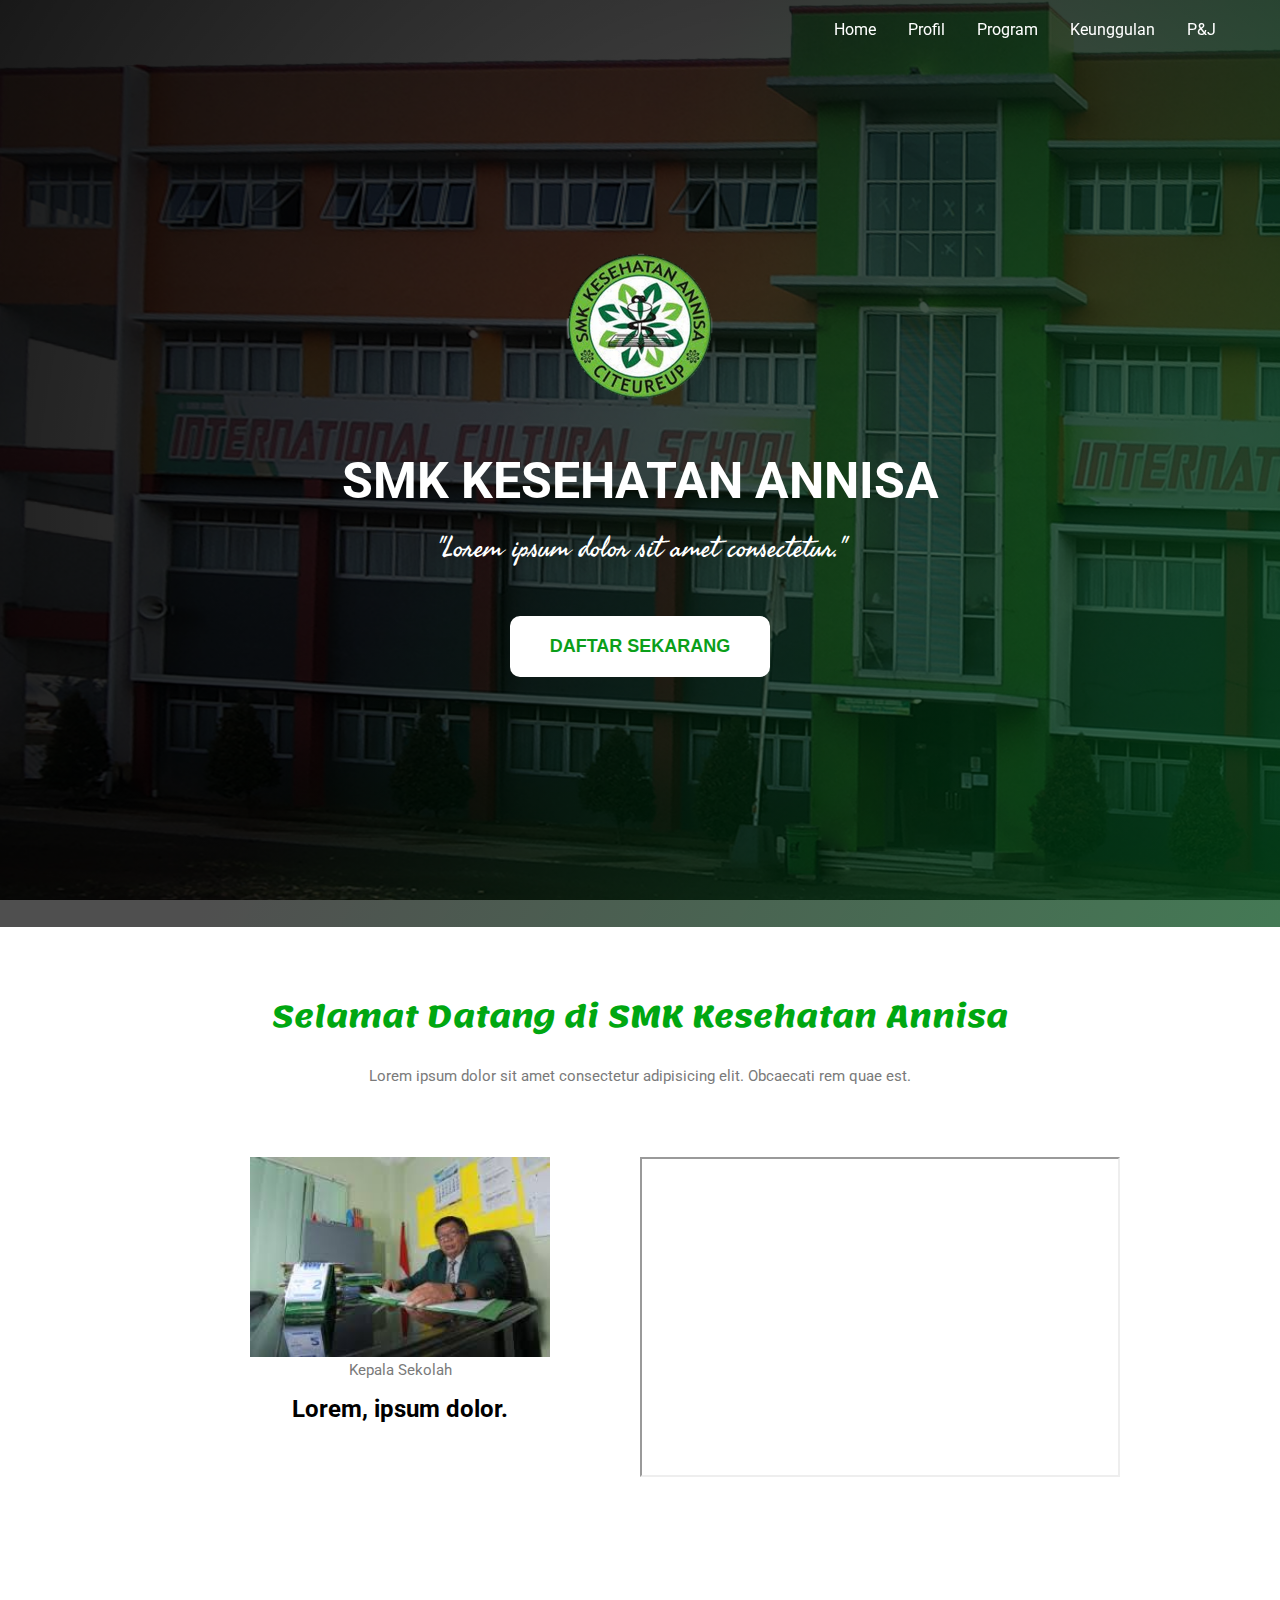
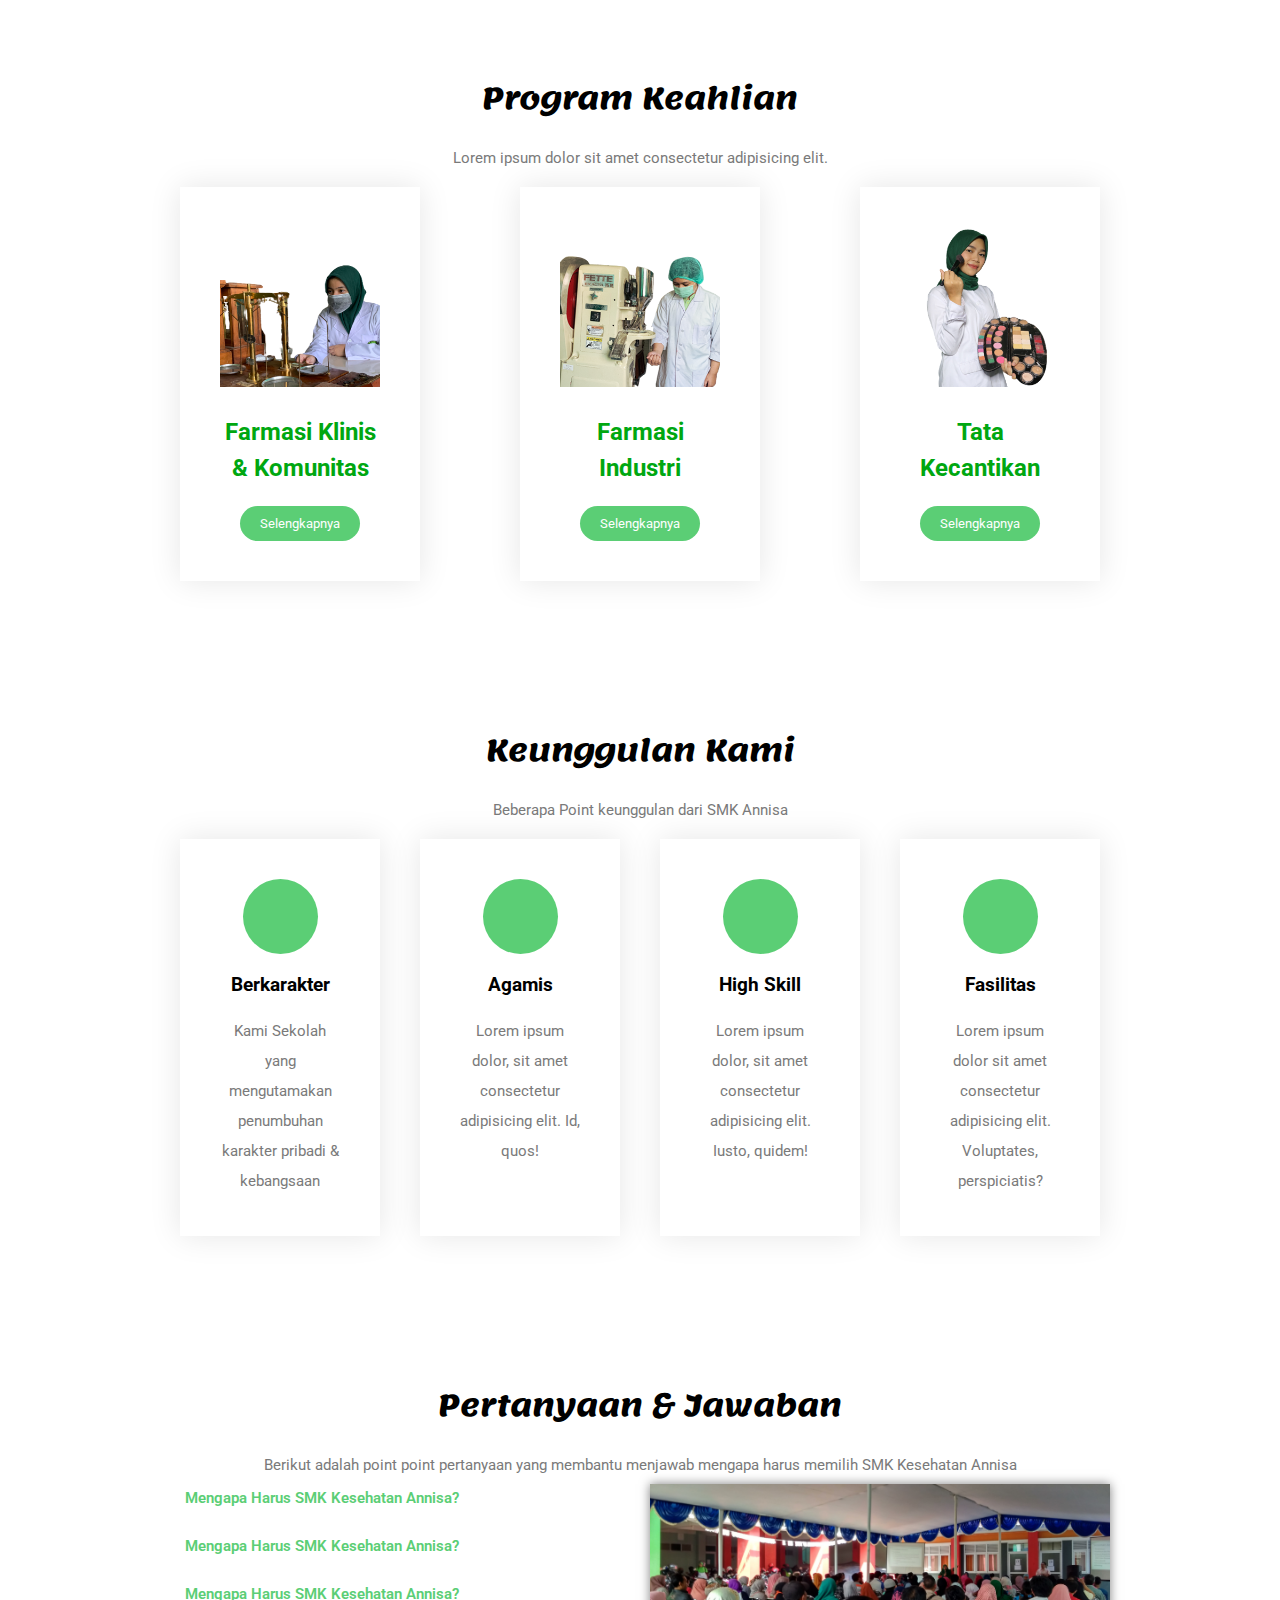
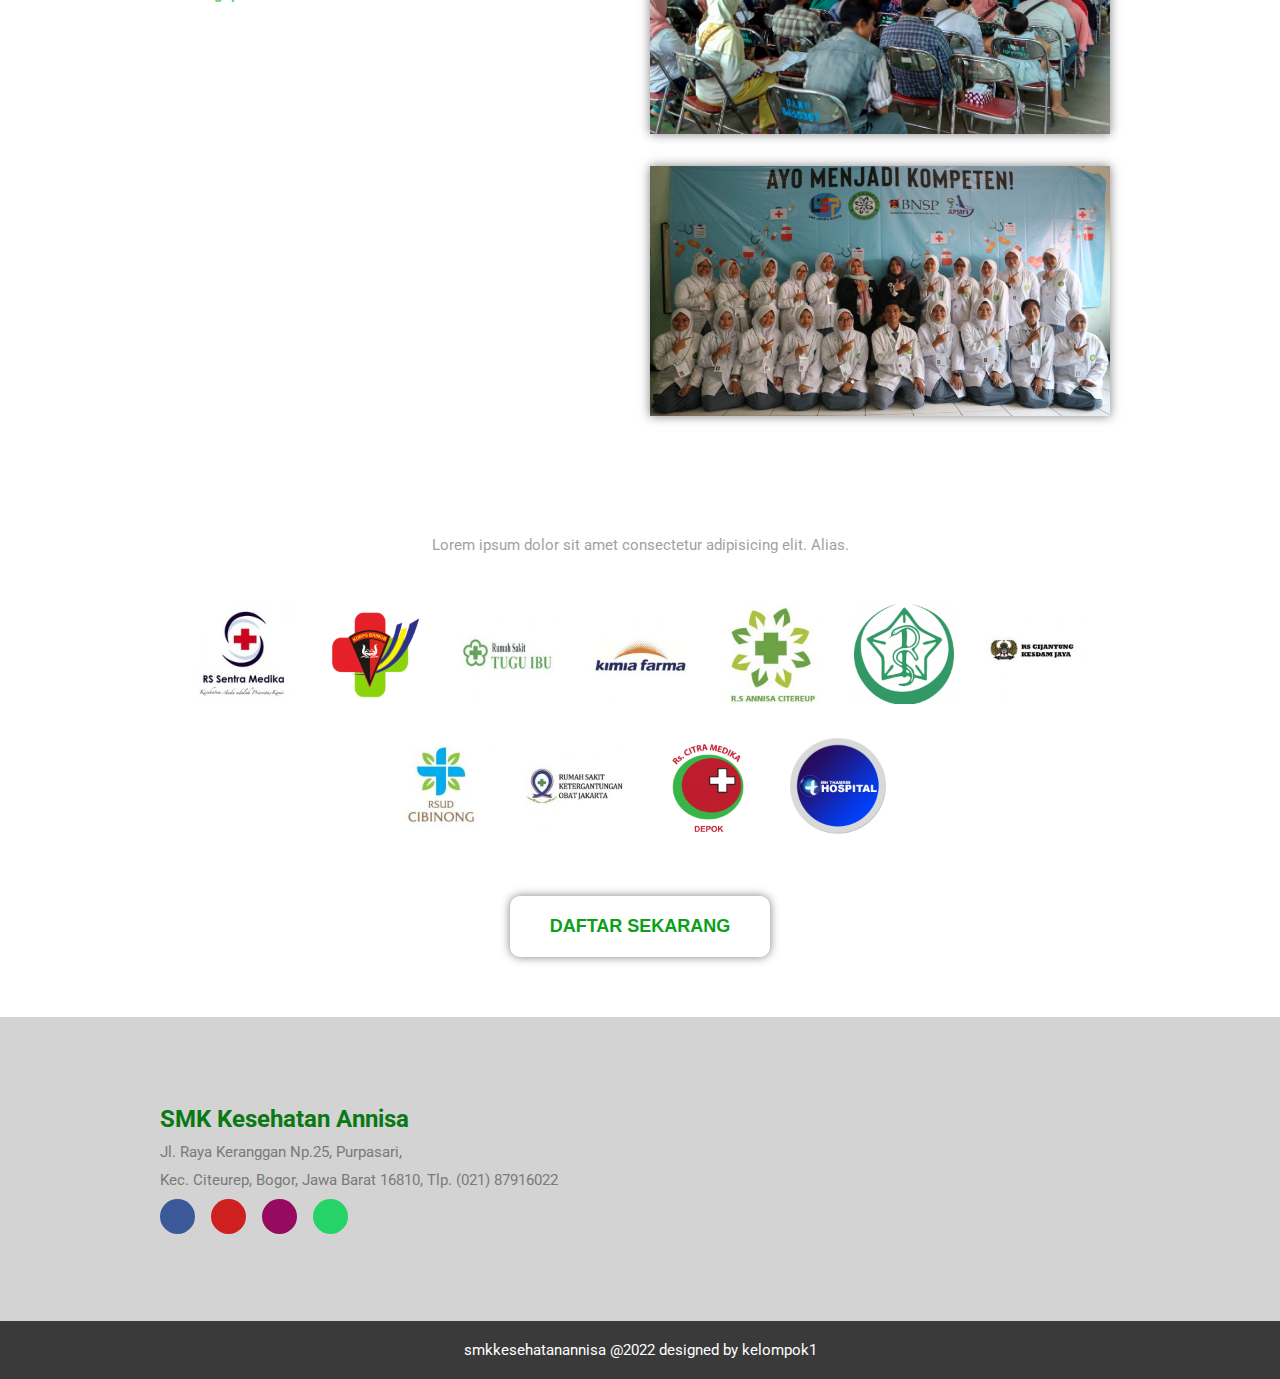
<file: school/home.html>
<!DOCTYPE html>
<html lang="en">
<head>
    <meta charset="UTF-8">
    <meta http-equiv="X-UA-Compatible" content="IE=edge">
    <meta name="viewport" content="width=device-width, initial-scale=1.0">
    <title>Document</title>
    <link rel="stylesheet" href="style.css">
    <link rel="stylesheet" href="https://cdnjs.cloudflare.com/ajax/libs/font-awesome/6.1.1/css/all.min.css" integrity="sha512-KfkfwYDsLkIlwQp6LFnl8zNdLGxu9YAA1QvwINks4PhcElQSvqcyVLLD9aMhXd13uQjoXtEKNosOWaZqXgel0g==" crossorigin="anonymous" referrerpolicy="no-referrer" />
</head>
<body>
    <nav class="nav">
        <ul>
            <li><a href="home.html">Home</a></li>
            <li><a href="#profil">Profil</a></li>
            <li><a href="#major">Program</a></li>
            <li><a href="#keunggulan">Keunggulan</a></li>
            <li><a href="#aq">P&J</a></li>
        </ul>
    </nav>

    <!-- home -->
    <section id="home" class="home">
        <div class="pelapis">
            <div class="kotak">
                <img src="asset/logo-ikon.png" alt="">
                <h1>SMK KESEHATAN ANNISA</h1>
                <p>"Lorem ipsum dolor sit amet consectetur."</p>
                <button><i class="fa-regular fa-id-badge"></i> DAFTAR SEKARANG</button>
            </div>
        </div>
    </section>

    <!-- profil -->
    <section id="profil" class="profil">
        <h1>Selamat Datang di SMK Kesehatan Annisa</h1>
        <p>Lorem ipsum dolor sit amet consectetur adipisicing elit. Obcaecati rem quae est.</p>
        <div class="kontenprofil">
            <div class="kepsek">
                <img src="asset/kepsek.jpg" alt="" width="300px">
                <p>Kepala Sekolah</p>
                <h2>Lorem, ipsum dolor.</h2>
            </div>
            <iframe width="50%" height="320px"
            src="https://www.youtube.com/embed/XrmkRbIV8Vs">
        </iframe>
        </div>
    </section>

    <!-- Major -->
    <section id="major" class="major">
        <h1>Program Keahlian</h1>
        <p>Lorem ipsum dolor sit amet consectetur adipisicing elit.</p>
        <div class="kotaks">
            <div class="kotak">
                <img src="asset/farmasi-klinis.png" alt="">
                <i class="fa-solid fa-tablets fa-4x fa-fade "></i>
                <h2>Farmasi Klinis & Komunitas</h2>
                <button>Selengkapnya</button>
            </div>

            <div class="kotak">
                <img src="asset/farmasi-industri-dpn.png" alt="">
                <i class="fa-solid fa-capsules fa-4x fa-fade "></i>
                <h2>Farmasi Industri</h2>
                <button>Selengkapnya</button>
            </div>

            <div class="kotak">
                <img src="asset/kecantikan.png" alt="">
                <i class="fa-solid fa-palette fa-4x fa-fade "></i>
                <h2>Tata Kecantikan</h2>
                <button>Selengkapnya</button>
            </div>
        </div>
    </section>

    <!-- Keunggulan -->
    <section id="keunggulan" class="keunggulan">
        <h1>Keunggulan Kami</h1>
        <p>Beberapa Point keunggulan dari SMK Annisa</p>
    
        <div class="kotaks">
            <!-- tak1 -->
            <div class="kotak">
                <div class="yey">
                    <i class="fa-solid fa-stopwatch"></i>
                </div>
                <h3>Berkarakter</h3>
                <p>Kami Sekolah yang mengutamakan penumbuhan karakter pribadi & kebangsaan</p>
            </div>
            <!-- tak2 -->
            <div class="kotak">
                <div class="yey">
                    <i class="fa-solid fa-book-open"></i>
                </div>
                <h3>Agamis</h3>
                <p>Lorem ipsum dolor, sit amet consectetur adipisicing elit. Id, quos!</p>
            </div>
            <!-- tak3 -->
            <div class="kotak">
                <div class="yey">
                    <i class="fa-solid fa-temperature-high"></i>
                </div>
                <h3>High Skill</h3>
                <p>Lorem ipsum dolor, sit amet consectetur adipisicing elit. Iusto, quidem!</p>
            </div>
            <!-- tak4 -->
            <div class="kotak">
                <div class="yey">
                    <i class="fa-solid fa-building"></i>
                </div>
                <h3>Fasilitas</h3>
                <p>Lorem ipsum dolor sit amet consectetur adipisicing elit. Voluptates, perspiciatis?</p>
            </div>
        </div>
    </section>

    <!-- AQ -->
    <section id="aq" class="aq">
        <div class="head">
            <h1>Pertanyaan & Jawaban</h1>
            <p>Berikut adalah point point pertanyaan yang membantu menjawab mengapa harus memilih SMK Kesehatan Annisa</p>
        </div>
        <div class="question">
            <ul>
                <li onclick="show1()" class="dropbtn">
                    <i class="fa-solid fa-caret-right"></i> Mengapa Harus SMK Kesehatan Annisa?
                    <div class="dropdown-content" id="myDropdown1">
                        <p>Lorem ipsum dolor sit amet consectetur adipisicing elit. Harum, distinctio! Fugiat corporis labore, quis recusandae placeat consequuntur provident tenetur hic, unde molestias iste asperiores impedit!</p>
                    </div>
                </li>
                <li onclick="show2()" class="dropbtn">
                    <i class="fa-solid fa-caret-right"></i> Mengapa Harus SMK Kesehatan Annisa?
                    <div class="dropdown-content" id="myDropdown2">
                        <p>Lorem ipsum dolor sit amet consectetur adipisicing elit. Harum, distinctio! Fugiat corporis labore, quis recusandae placeat consequuntur provident tenetur hic, unde molestias iste asperiores impedit!</p>
                    </div>
                </li>
                <li onclick="show3()" class="dropbtn">
                    <i class="fa-solid fa-caret-right"></i> Mengapa Harus SMK Kesehatan Annisa?
                    <div class="dropdown-content" id="myDropdown3">
                        <p>Lorem ipsum dolor sit amet consectetur adipisicing elit. Harum, distinctio! Fugiat corporis labore, quis recusandae placeat consequuntur provident tenetur hic, unde molestias iste asperiores impedit!</p>
                    </div>
                </li>
            </ul>
            <div class="gambar">
                <img src="asset/rapat-ortu.jpg" id="1">
                <img src="asset/ujikom.jpg" id="2">
            </div>
        </div>
    </section>

    <!--partner-->
    <section class="partner">
        <p>Lorem ipsum dolor sit amet consectetur adipisicing elit. Alias.</p>
        <div class="img-flex">
              <img src="asset/rs-sentra-medika-150x150.jpg" alt="">
              <img src="asset/RS-brimob-150x150.png" alt="">
              <img src="asset/rs-tugu-ibu-150x150.jpg" alt="">
              <img src="asset/kimia-farma-150x150.jpg" alt="">
              <img src="asset/rs-annisa-citereup-150x150.jpg" alt="">
              <img src="asset/RS-islambogor-150x150.png" alt="">
              <img src="asset/rs-kesdam-cijantung-ok-150x150.jpg" alt="">
              <img src="asset/rsud-cibinong-150x150.jpg" alt="">
              <img src="asset/rs-ketergantungan-obat-150x150.jpg" alt="">
              <img src="asset/rs-citramedika-150x150.png" alt="">
              <img src="asset/rs-mh-thamrin-150x150.png" alt="">
        </div>
        <div class="button">
            <button><i class="fa-regular fa-id-badge"></i> DAFTAR SEKARANG</button>
        </div>
    </section>

<!--lokasi-->
    <div class="lokasi">
        <div class="container">
            <div class="left">
                <h2>SMK Kesehatan Annisa</h2>
                <p>Jl. Raya Keranggan Np.25, Purpasari,</p>
                <p>Kec. Citeurep, Bogor, Jawa Barat 16810, Tlp. (021) 87916022</p>
                <div class="sosmed">
                    <div class="icon" id="fb">
                        <i class="fa-brands fa-facebook fa-xl"></i>
                    </div>
                    <div class="icon" id="yt">
                        <i class="fa-brands fa-youtube fa-xl"></i>
                    </div>
                    <div class="icon" id="ig">
                        <i class="fa-brands fa-instagram fa-xl"></i>
                    </div>
                    <div class="icon" id="wa">
                        <i class="fa-brands fa-whatsapp fa-xl"></i>
                    </div>
                </div>
            </div>

            <div class="right">
                <iframe src="https://www.google.com/maps/embed?pb=!1m18!1m12!1m3!1d3965.0741023772575!2d106.86781161436214!3d-6.384437564224024!2m3!1f0!2f0!3f0!3m2!1i1024!2i768!4f13.1!3m3!1m2!1s0x2e69ebaff005f277%3A0x9fcd41028665eea8!2sSMK%20Taruna%20Bhakti%20Depok!5e0!3m2!1sid!2sid!4v1649319274052!5m2!1sid!2sid" width="100%" height="280" style="border:0;" allowfullscreen="" loading="lazy" referrerpolicy="no-referrer-when-downgrade"></iframe>
            </div>
        </div>
    </div>
    <!--footer-->
    <div class="footer">
        <p>smkkesehatanannisa @2022 designed by kelompok1</p>
    </div>

<div class="naik">
    <a href="#home">
        <i class="fa-solid fa-arrow-up"></i>
    </a>
</div>

<script src="js.js"></script>
</body>
</html>
</file>
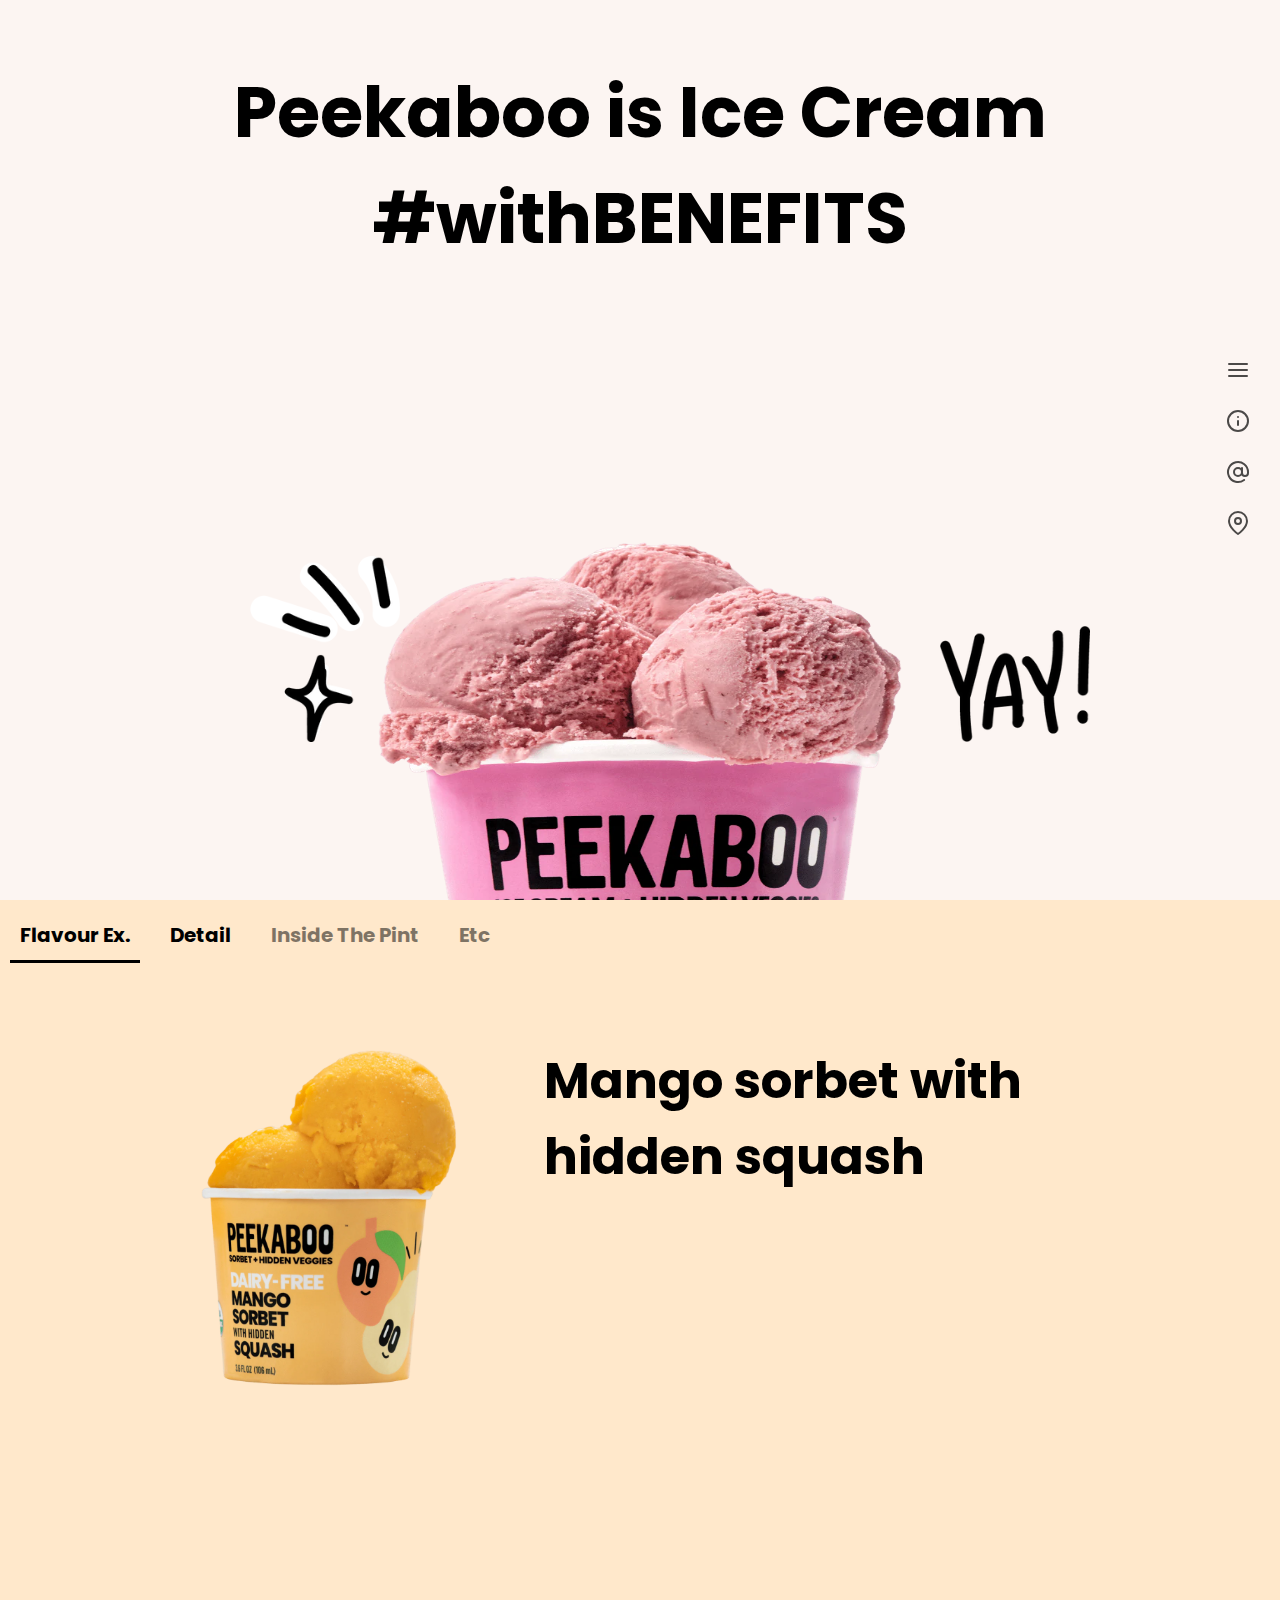
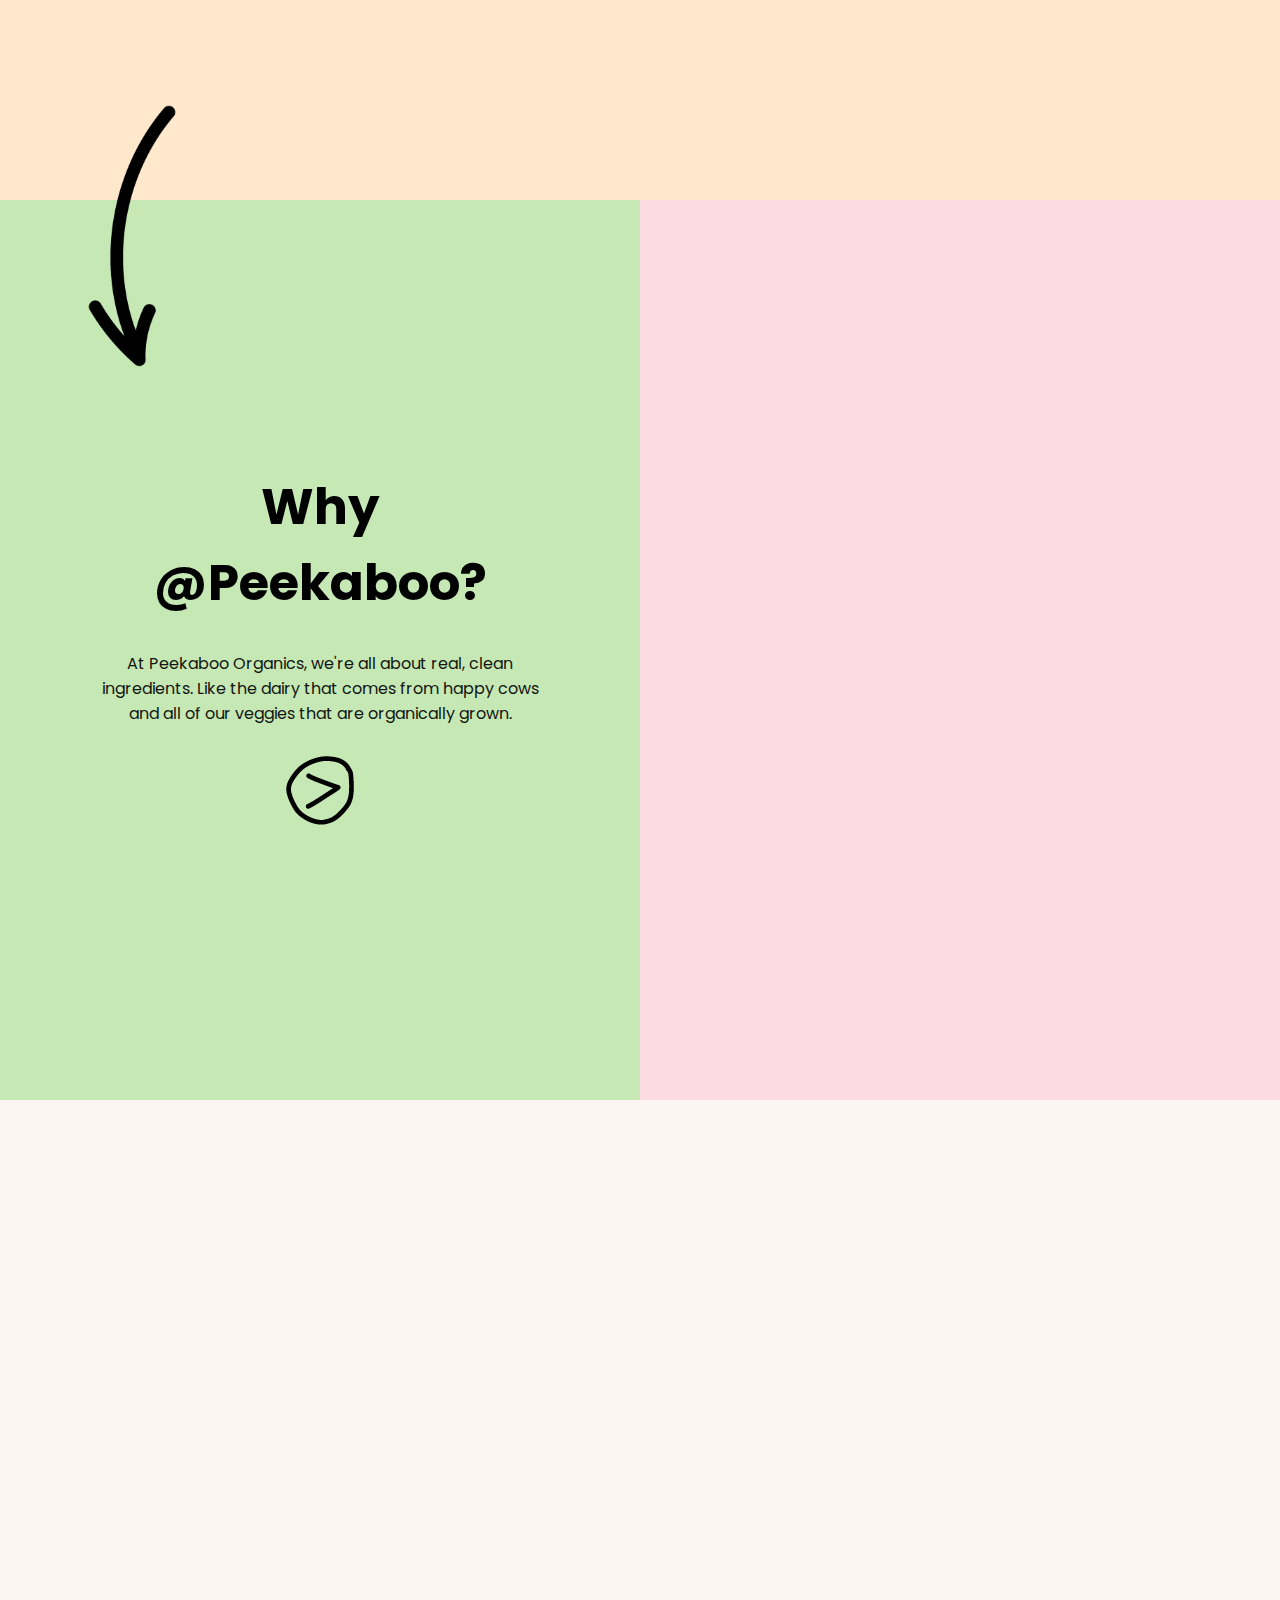
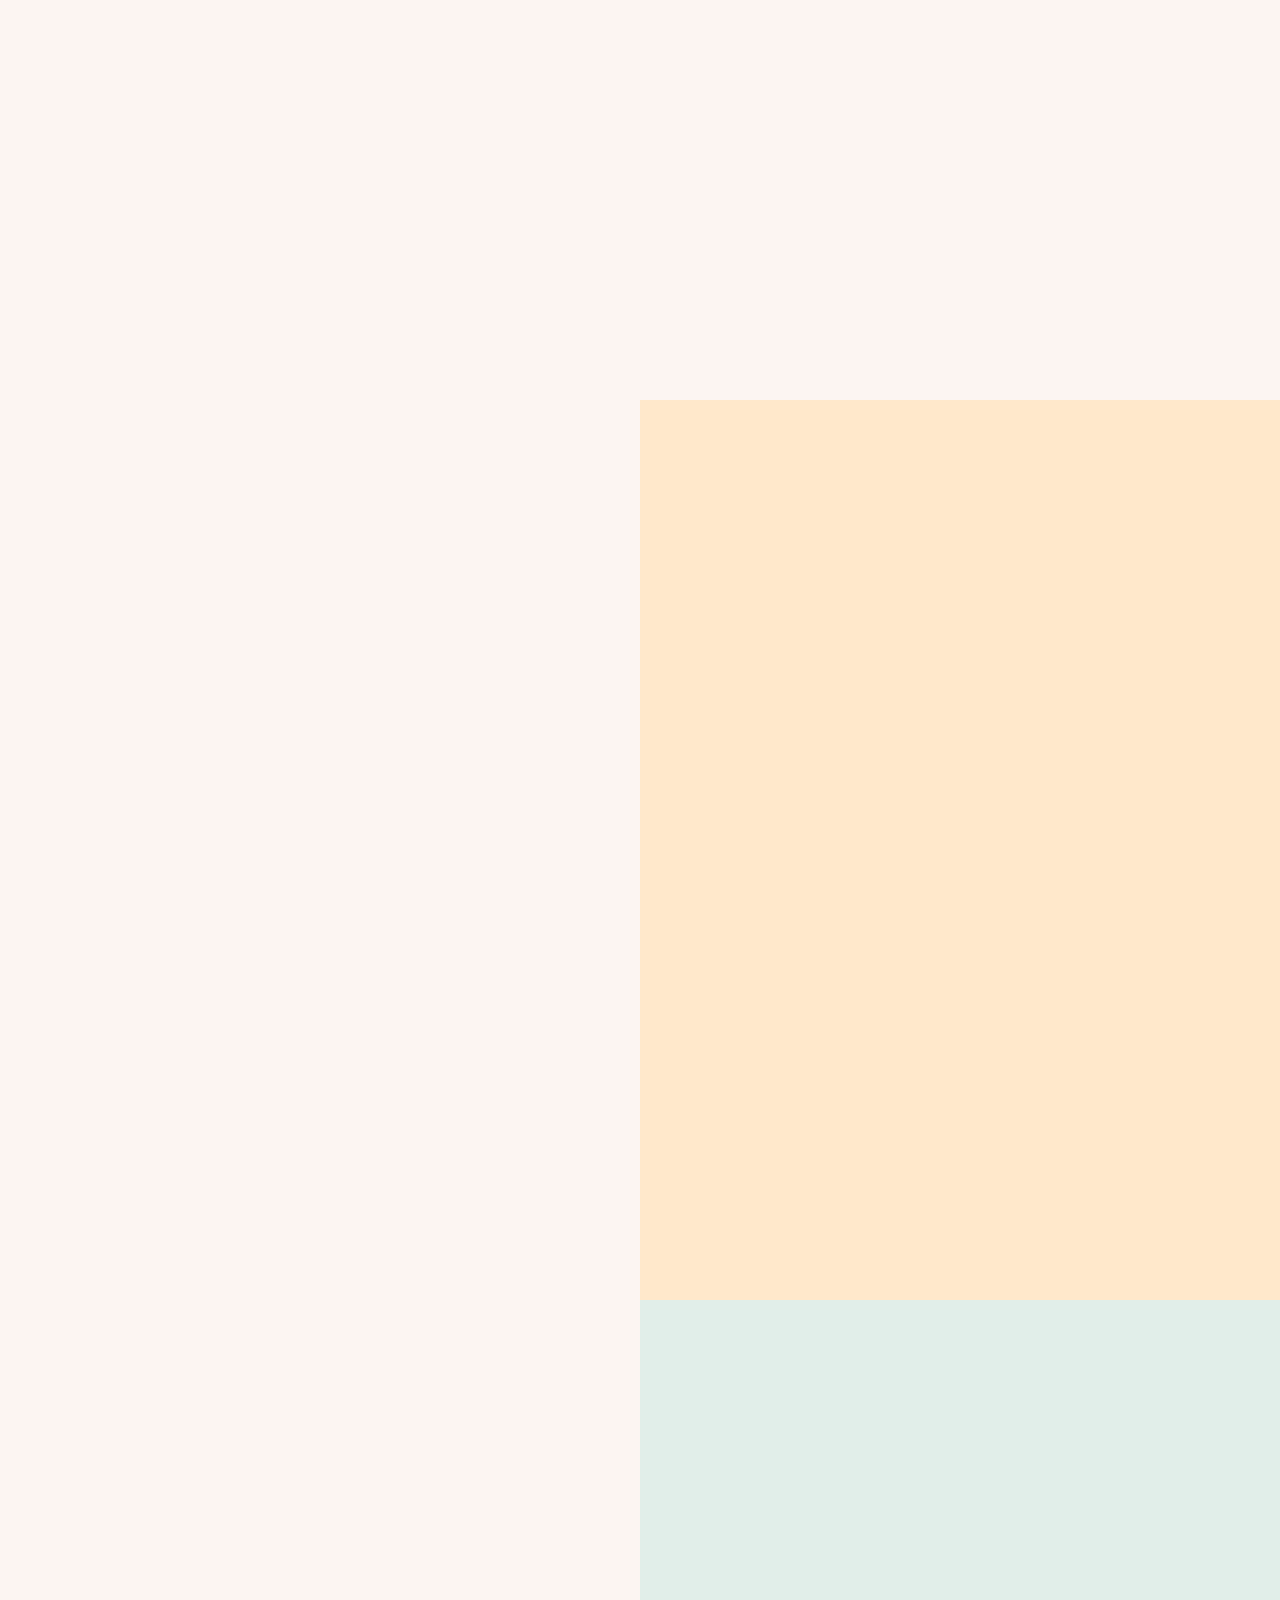
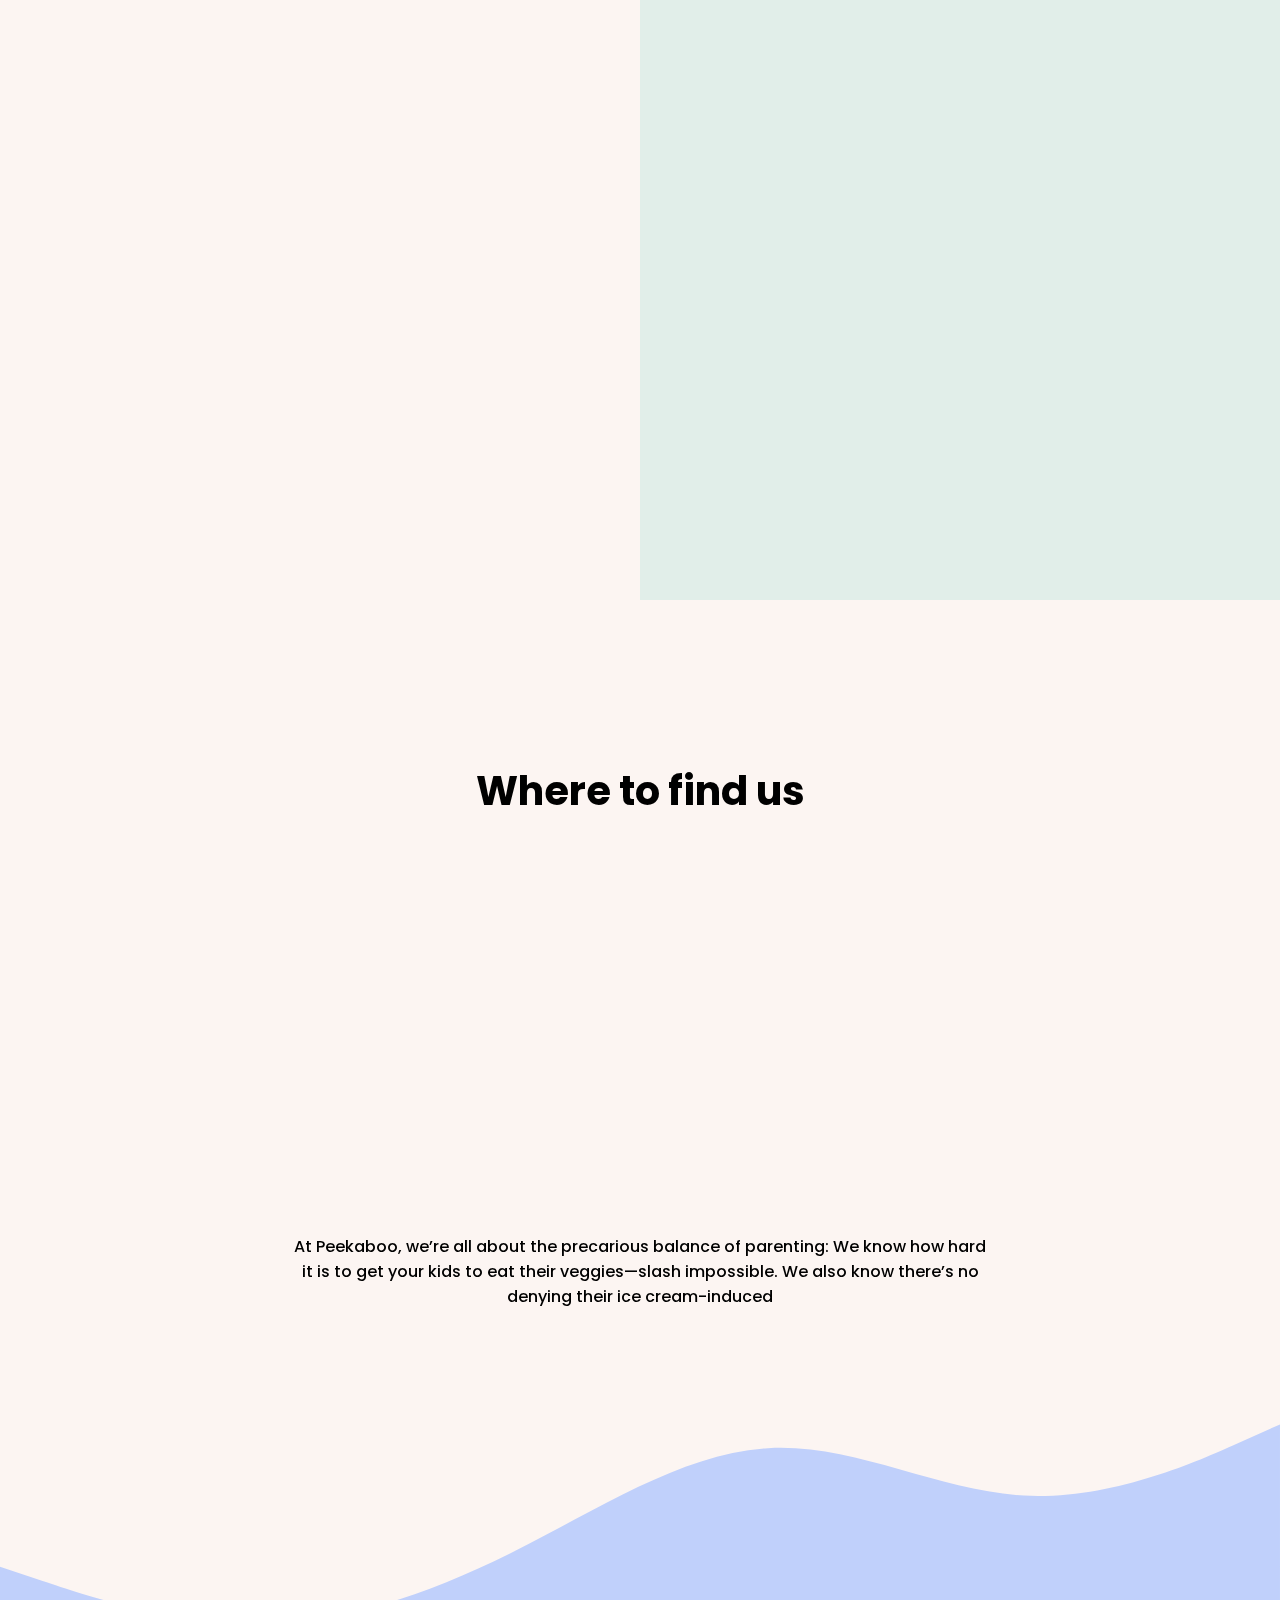
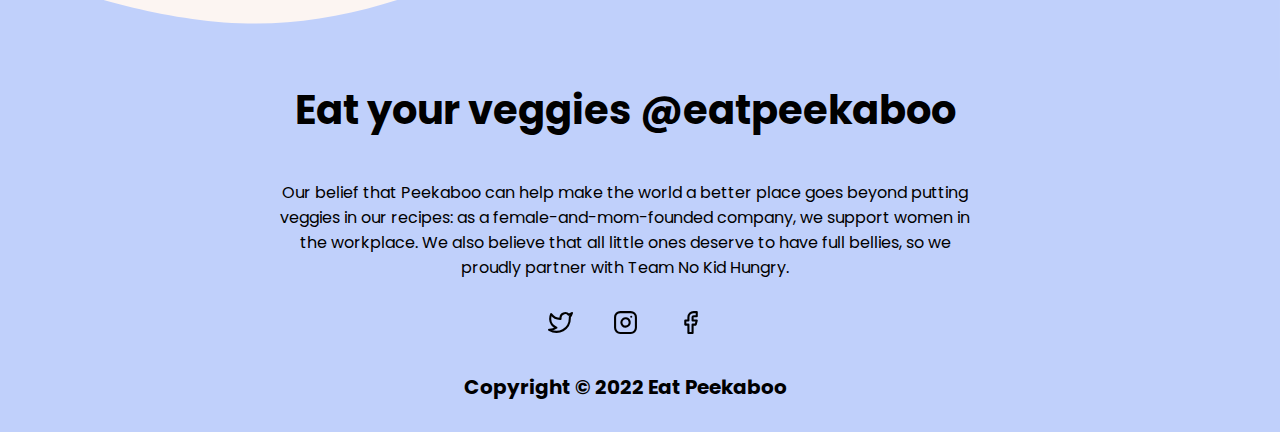
<file: makanan-ice cream/img/kelompok 5.html>
<!DOCTYPE html>
<html lang="en">
<head>
    <meta charset="UTF-8">
    <meta http-equiv="X-UA-Compatible" content="IE=edge">
    <meta name="viewport" content="width=device-width, initial-scale=1.0">
    <title>Kelompok 5</title>
    <link rel="stylesheet" href="kelompok 5.css">
    <link rel="preconnect" href="https://fonts.googleapis.com">
<link rel="preconnect" href="https://fonts.gstatic.com" crossorigin>
<link href="https://fonts.googleapis.com/css2?family=Poppins:wght@500;700;900&display=swap" rel="stylesheet">
<link rel="stylesheet" href="https://unpkg.com/aos@next/dist/aos.css" />
</head>
<body>
    <div class="container">
        <div class="navbar">
            <ul>
                <li><a href="#banner"><img src="menu.svg" alt=""></a></li>
                <li><a href="#about"><img src="info.svg" alt=""></a></li>
                <li><a href="#menu"><img src="at.svg" alt=""></a></li>
                <li><a href="#locate"><img src="map.svg" alt=""></a></li>
            </ul>
        </div>

            <section class="banner" id="banner">
                <div class="banner-title">
                    <h1>Peekaboo is Ice Cream #withBENEFITS</h1>
                </div>

                <div class="banner-frame">
                    <img src="peekaboo_cotton.png" alt="">
                    <img src="spark_star.png" alt="">
                    <img src="yay.png" alt="">
                </div>
            </section>

        <section class="about-sect" id="about">
            <div class="about">
                <input type="radio" name="about" id="about1" checked>
                <label for="about1">Flavour Ex.</label>

                <div class="about-content">
                    <img src="peekaboo_mango.png" alt="">
                    <div class="about-text">
                        <h1>Mango sorbet with hidden squash</h1>
                        <p data-aos="fade-right">We pulled off a real magic trick with this mango sorbet, mixing in a cup full of pumpkin squash. Technically a fruit, it’s high in fiber and beta carotene, adding a health kick to our creamy (and non-dairy) recipe.</p>
                    </div>
                </div>

                <input type="radio" name="about" id="about2">
                <label for="about2">Detail</label>

                <div class="about-content">
                    <img src="veggies.gif" alt="">
                    <div class="about-text">
                        <h1>Less Judgment.</h1>
                        <p>Kids won’t eat their broccoli? Same same. We’re on a mission to help families develop a healthier relationship with food (and to stop beating themselves up for the #fails!). Serving ice cream with nutrition helps take some of that stress away.</p>
                        <a href="#menu"><img src="button.png" alt=""></a>
                    </div>
                </div>

                <label class="incorrect">Inside The Pint</label>
                <label class="incorrect">Etc</label>
            </div>
        </section>
    </div>

    <section class="sticky-area" id="menu">
        <div class="sticky">
            <img src="arrow.png" alt="">
            <h1>Why @Peekaboo?</h1>
            <p>At Peekaboo Organics, we're all about real, clean ingredients. Like the dairy that comes from happy cows and all of our veggies that are organically grown.</p>
            <a href="#about"><img src="button.png" alt=""></a>
        </div>

        <div class="sticky-content">
            <div>
                <img data-aos="zoom-in" src="peekaboo_unicorn.png" alt="">
            </div>
            <div>
                <img data-aos="zoom-in" src="peekaboo_choco.png" alt="">
            </div>
            <div>
                <img data-aos="zoom-in" src="peekaboo_cookie.png" alt="">
            </div>
            <div>
                <img data-aos="zoom-in" src="peekaboo_mint.png" alt="">
            </div>
        </div>
    </section>

    <section class="bottom" id="locate">
        <div class="locate">
            <h1>Where to find us</h1>
            <img src="maps.png" alt="" data-aos="fade-up">
            <p>At Peekaboo, we’re all about the precarious balance of parenting: We know how hard it is to get your
            kids to eat their veggies—slash impossible. We also know there’s no denying their ice cream-induced</p>
        </div>
        <svg xmlns="http://www.w3.org/2000/svg" viewBox="0 0 1440 320">
            <path fill="#c0d0fb" fill-opacity="1" d="M0,192L48,208C96,224,192,256,288,256C384,256,480,224,576,176C672,128,768,64,864,58.7C960,53,1056,107,1152,112C1248,117,1344,75,1392,53.3L1440,32L1440,320L1392,320C1344,320,1248,320,1152,320C1056,320,960,320,864,320C768,320,672,320,576,320C480,320,384,320,288,320C192,320,96,320,48,320L0,320Z"></path>
          </svg>
    </section>

    <section class="footer">
        <div class="footer-title">
            <h1>Eat your veggies @eatpeekaboo</h1>
            <p>Our belief that Peekaboo can help make the world a better place goes beyond putting veggies in our
            recipes: as a female-and-mom-founded company, we support women in the workplace. We also believe
            that all little ones deserve to have full bellies, so we proudly partner with Team No Kid Hungry.</p>
        </div>

        <div class="footer-icon">
            <a href=""><img src="twitter.svg" alt=""></a>
            <a href=""><img src="instagram.svg" alt=""></a>
            <a href=""><img src="facebook.svg" alt=""></a>
        </div>

        <h3>Copyright © 2022 Eat Peekaboo</h3>
    </section>

    <script src="https://unpkg.com/aos@next/dist/aos.js"></script>
    <script>
      AOS.init();
    </script>
</body>
</html>
</file>
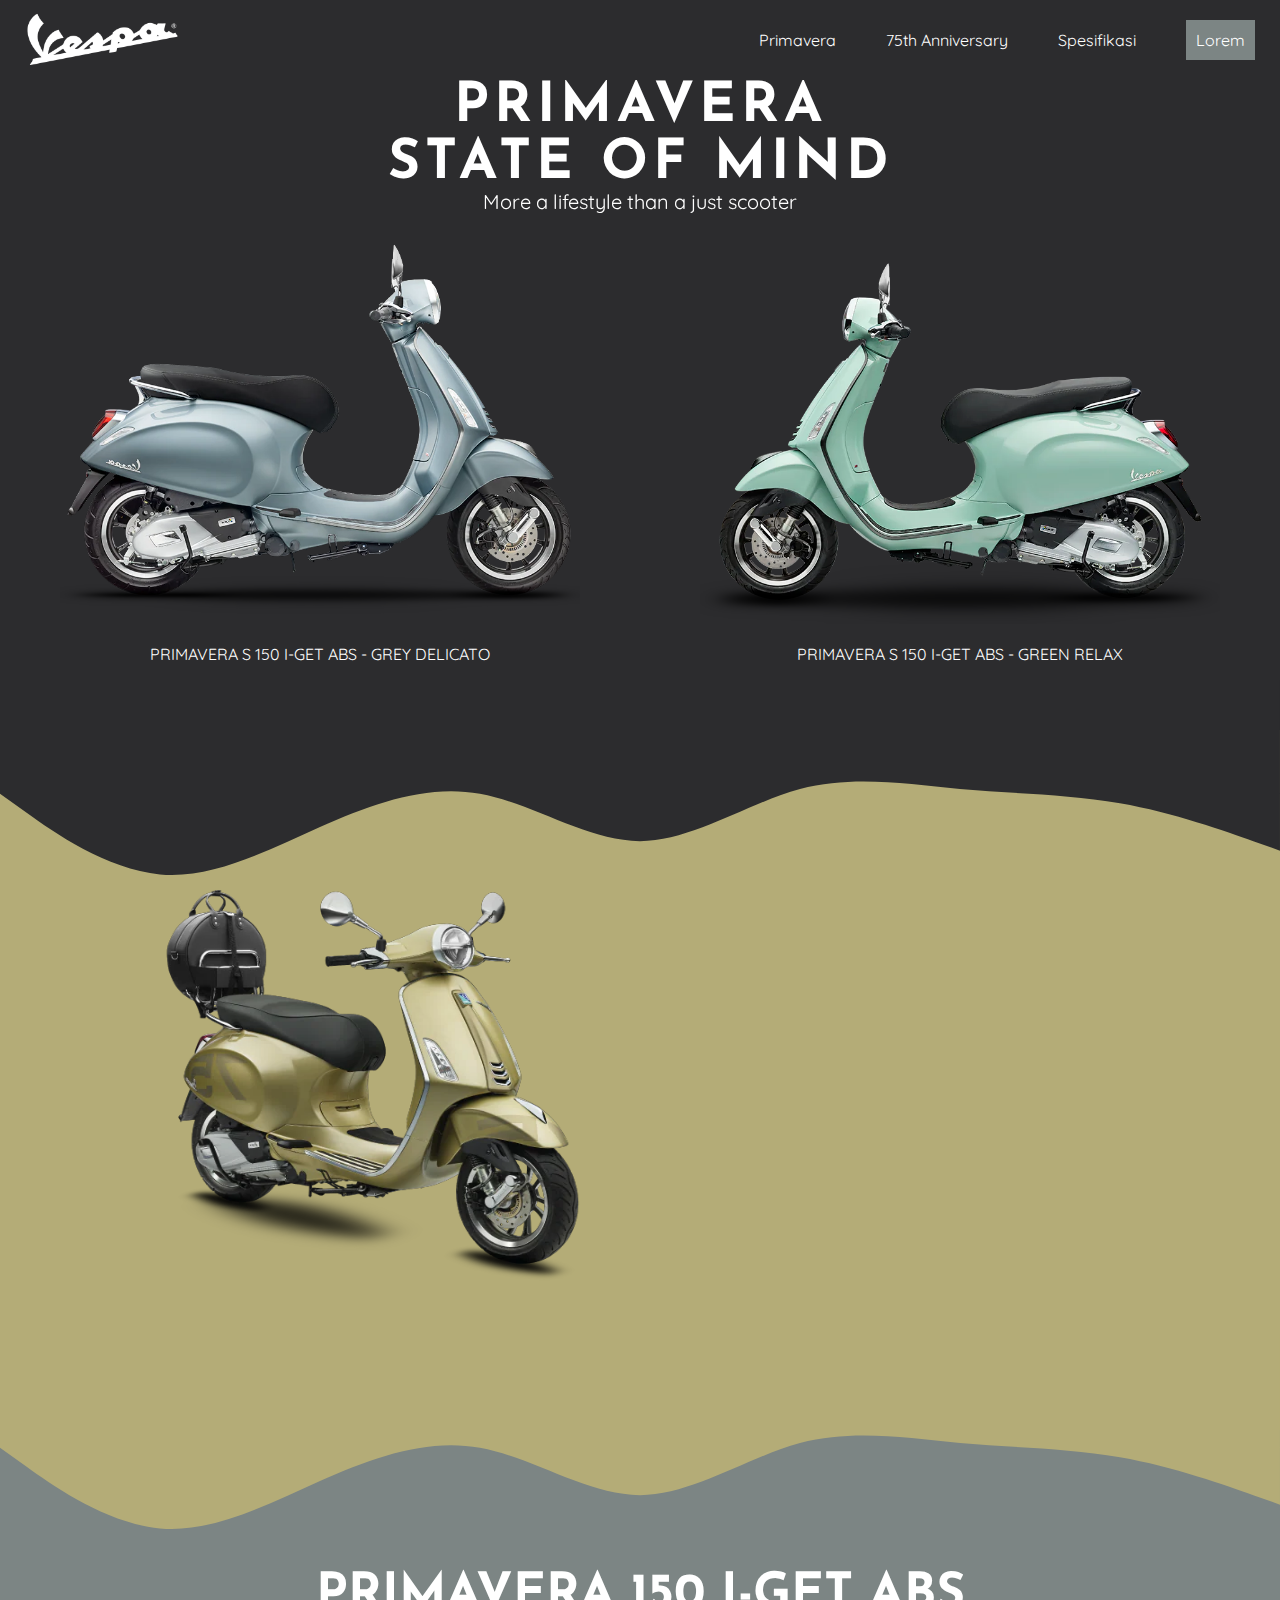
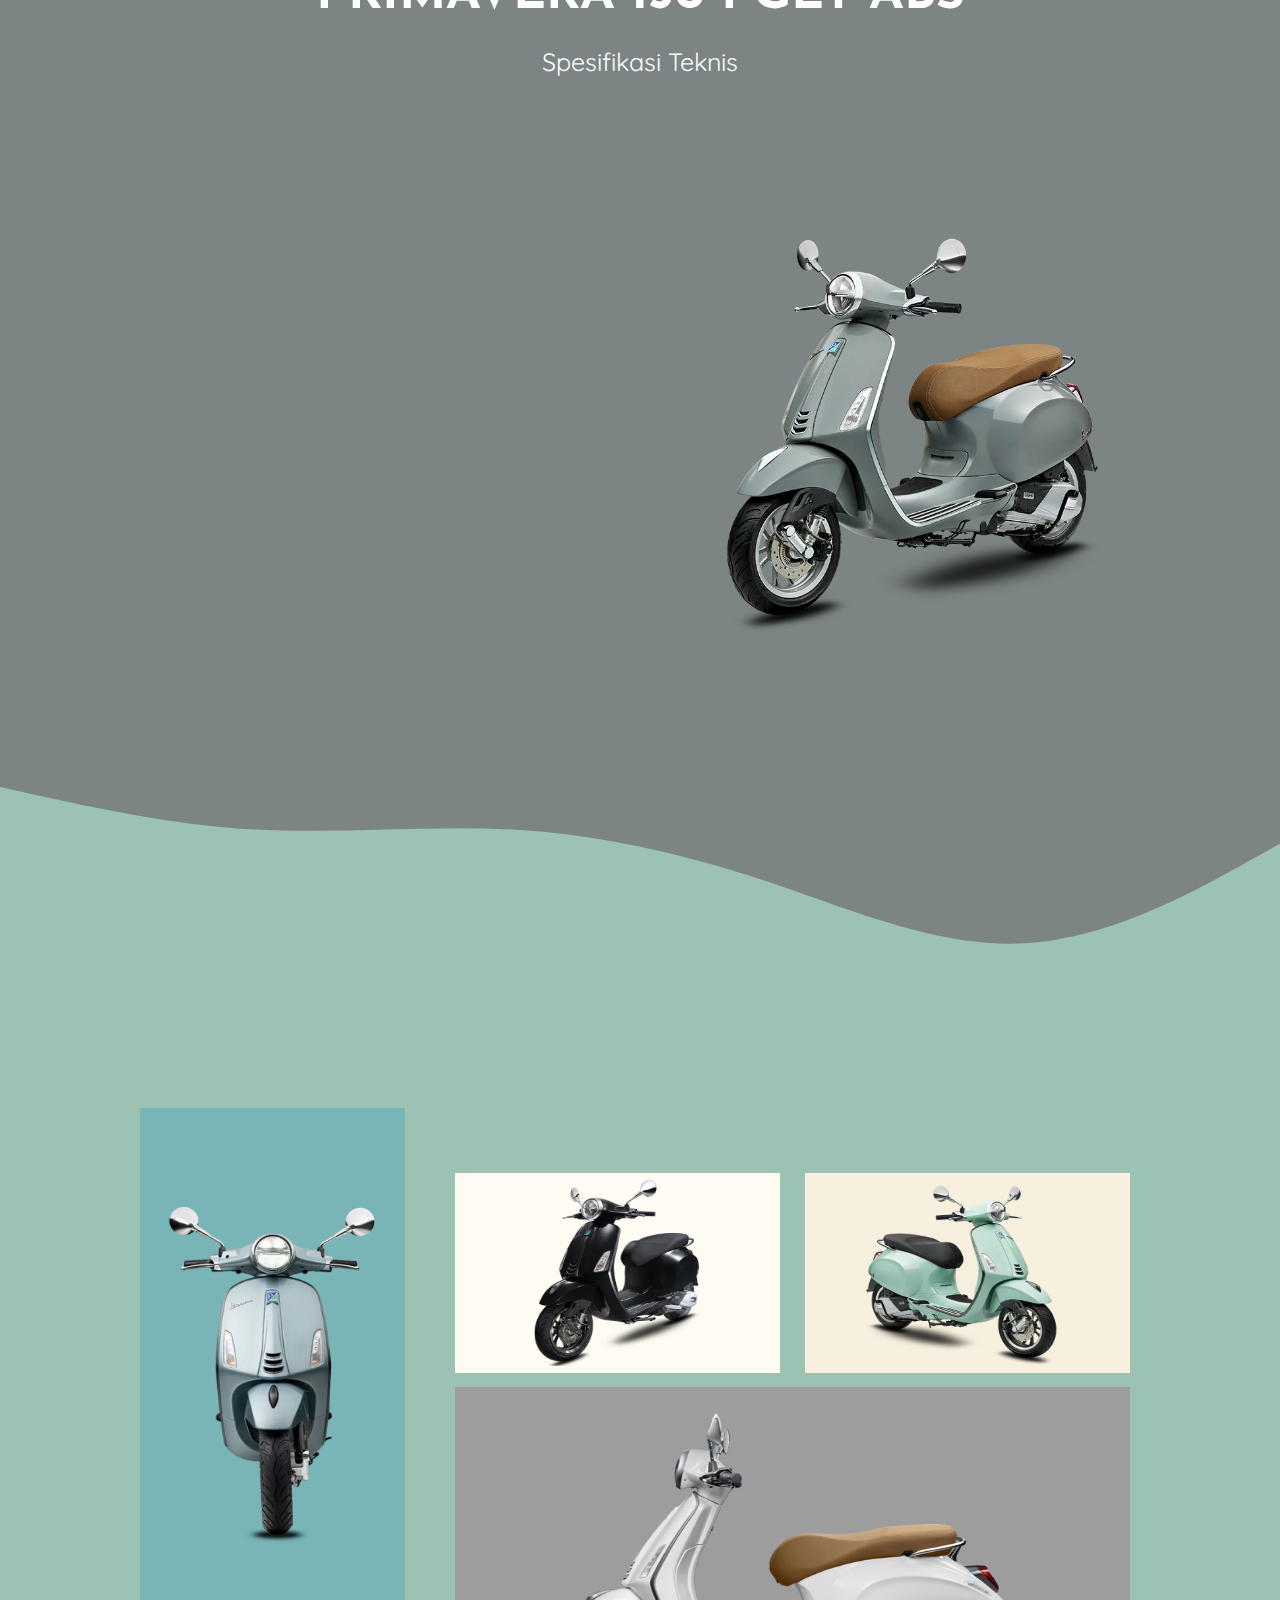
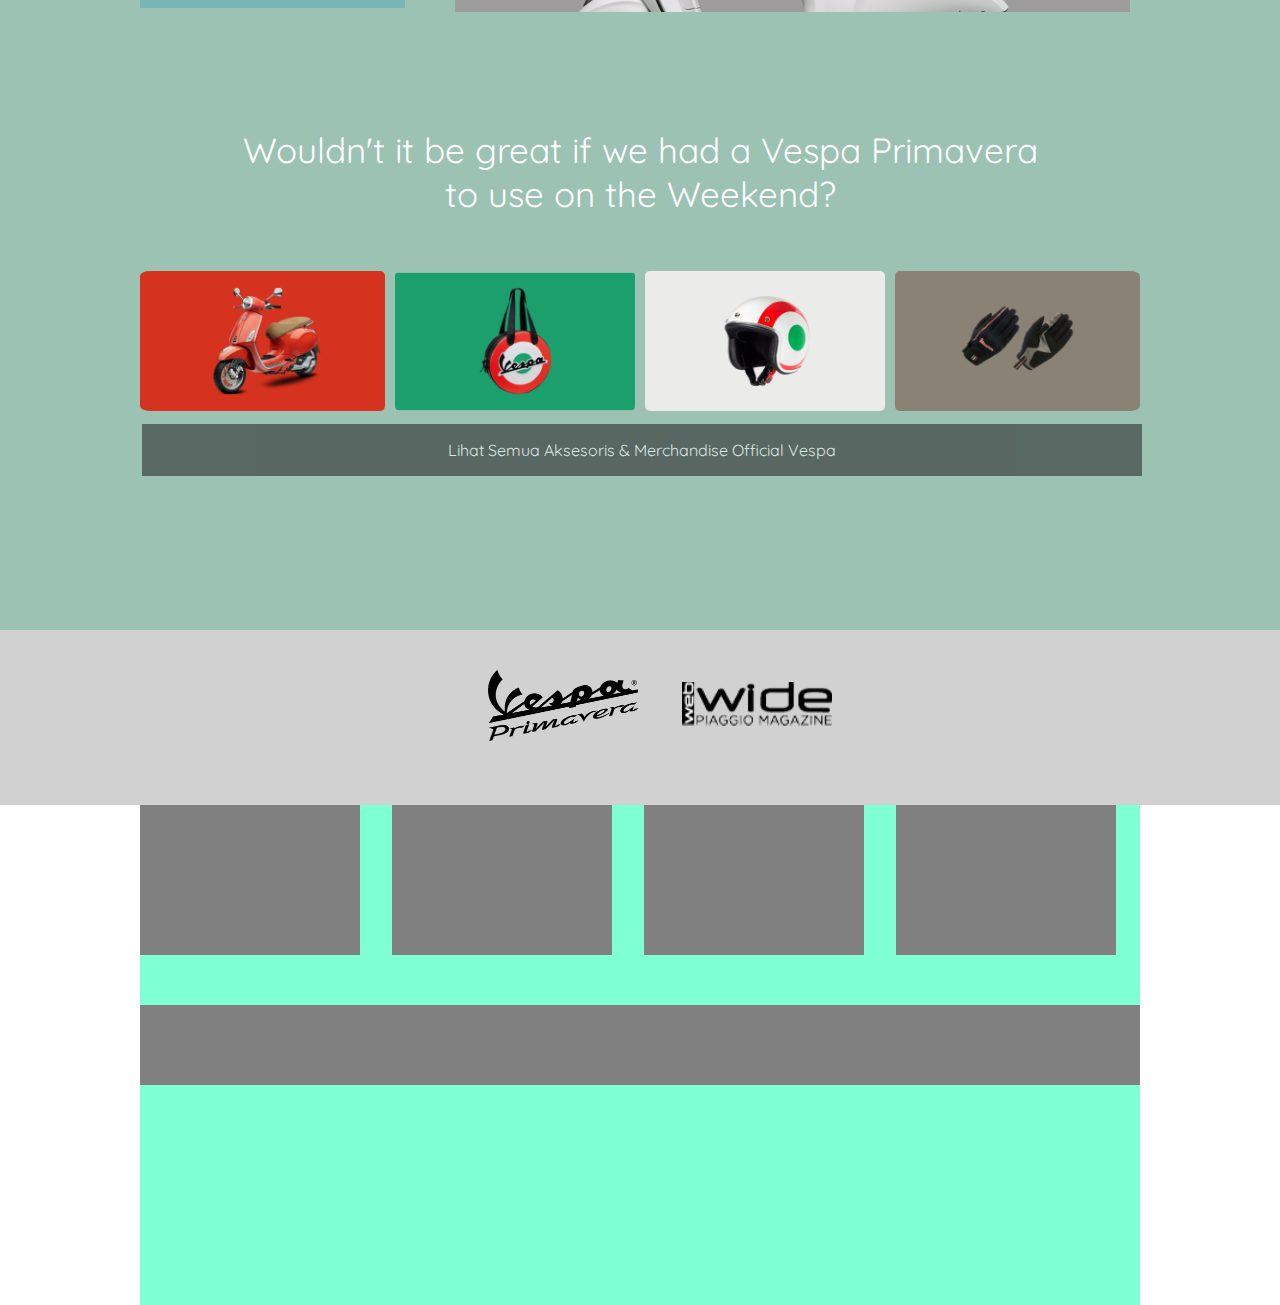
<file: otomotif-vespa/asset/kelompok 4.html>
<!DOCTYPE html>
<html lang="en">

<head>
    <meta charset="UTF-8">
    <meta http-equiv="X-UA-Compatible" content="IE=edge">
    <meta name="viewport" content="width=device-width, initial-scale=1.0">
    <title>Kelompok 4</title>
    <link rel="stylesheet" href="kelompok 4.css">
    <link rel="preconnect" href="https://fonts.googleapis.com">
    <link rel="preconnect" href="https://fonts.gstatic.com" crossorigin>
    <link href="https://fonts.googleapis.com/css2?family=Josefin+Sans:ital@1&family=Quicksand:wght@300&display=swap"
        rel="stylesheet">
        <link rel="stylesheet" href="https://unpkg.com/aos@next/dist/aos.css" />
</head>

<body>
    <div class="nav">
        <div class="text">
            <img src="VespaWhite.webp" alt="">
        </div>
        <ul class="list">
            <li><a href="#container">Primavera</a></li>
            <li><a href="#container2">75th Anniversary</a></li>
            <li><a href="#container3">Spesifikasi</a></li>
            <li>
                <div class="dropdown">
                    <button class="drop-btn">Lorem</button>

                    <div class="dropdown-content">
                        <a href="">Gallery</a>
                        <a href="">Aksesoris</a>
                    </div>
                </div>
            </li>
        </ul>
    </div>
    <!-- navbar -->

    <div class="container1" id="container">
        <div class="container-text">
            <h1 class="teks1" data-aos="zoom-in">PRIMAVERA</h1>
            <h1 class="teks2" data-aos="zoom-in">STATE OF MIND</h1>
            <p data-aos="zoom-in">More a lifestyle than a just scooter</p>
        </div>

        <div class="main">
            <div class="img1">
                <img src="grey-vespa.png" alt="">
                <p>PRIMAVERA S 150 I-GET ABS - GREY DELICATO</p>
            </div>

            <div class="img2">
                <img src="vesmet-1.png" alt="">
                <p>PRIMAVERA S 150 I-GET ABS - GREEN RELAX</p>
            </div>
        </div>

        <svg xmlns="http://www.w3.org/2000/svg" viewBox="0 0 1440 320">
            <path fill="#2C2C2E" fill-opacity="1"
                d="M0,128L30,149.3C60,171,120,213,180,218.7C240,224,300,192,360,165.3C420,139,480,117,540,128C600,139,660,181,720,181.3C780,181,840,139,900,122.7C960,107,1020,117,1080,122.7C1140,128,1200,128,1260,138.7C1320,149,1380,171,1410,181.3L1440,192L1440,0L1410,0C1380,0,1320,0,1260,0C1200,0,1140,0,1080,0C1020,0,960,0,900,0C840,0,780,0,720,0C660,0,600,0,540,0C480,0,420,0,360,0C300,0,240,0,180,0C120,0,60,0,30,0L0,0Z">
            </path>
        </svg>

    </div>

    <div class="container2" id="container2">
        <div class="kotak-utama">
            <div class="kotak-kiri">
                <img src="vespa-emas.png" alt="">
            </div>

            <div class="kotak-kanan">
                <h1 data-aos="fade-left">PRIMAVERA <br> 75TH <br> ANNIVERSARY</h1>
                <P data-aos="fade-left">Vespa ke-75 adalah perayaan semua tonggak budaya dan gaya dari merek yang dimulai pada tahun 1940-an.
                    Tonggak sejarah ini telah diwujudkan dalam lembaran logamnya.</P>
            </div>
        </div>
        <svg xmlns="http://www.w3.org/2000/svg" viewBox="0 0 1440 320">
            <path fill="#B4AC77" fill-opacity="1"
                d="M0,128L30,149.3C60,171,120,213,180,218.7C240,224,300,192,360,165.3C420,139,480,117,540,128C600,139,660,181,720,181.3C780,181,840,139,900,122.7C960,107,1020,117,1080,122.7C1140,128,1200,128,1260,138.7C1320,149,1380,171,1410,181.3L1440,192L1440,0L1410,0C1380,0,1320,0,1260,0C1200,0,1140,0,1080,0C1020,0,960,0,900,0C840,0,780,0,720,0C660,0,600,0,540,0C480,0,420,0,360,0C300,0,240,0,180,0C120,0,60,0,30,0L0,0Z">
            </path>
        </svg>
    </div>

    <div class="container3" id="container3">
        <div class="kotak1">
            <div class="kotak-isi">
                <h1>PRIMAVERA 150 I-GET ABS</h1>
                <p>Spesifikasi Teknis</p>
            </div>

            <div class="spek">
                <div class="spek-isi">
                    <p data-aos="fade-right">Kapasitas tangki bahan bakar</p>
                    <h3 data-aos="fade-right">7(±0,5)lt</h3>
                    <p data-aos="fade-right">Jarak sumbu roda</p>
                    <h3 data-aos="fade-right">1.334 mm</h3>
                    <p data-aos="fade-right">Ketinggian Jok</p>
                    <h3 data-aos="fade-right">790 mm</h3>
                    <p data-aos="fade-right">Panjang</p>
                    <h3 data-aos="fade-right">1.863 mm</h3>
                    <p data-aos="fade-right">Lebar</p>
                    <h3 data-aos="fade-right">695 mm</h3>
                </div>

                <div class="spek-img">
                    <img src="vespa-grey-2.png" alt="">
                </div>
            </div>
        </div>
    </div>

    <div class="container4">
        <svg xmlns="http://www.w3.org/2000/svg" viewBox="0 0 1440 320">
            <path fill="#7C8584" fill-opacity="1"
                d="M0,64L48,74.7C96,85,192,107,288,112C384,117,480,107,576,112C672,117,768,139,864,170.7C960,203,1056,245,1152,240C1248,235,1344,181,1392,154.7L1440,128L1440,0L1392,0C1344,0,1248,0,1152,0C1056,0,960,0,864,0C768,0,672,0,576,0C480,0,384,0,288,0C192,0,96,0,48,0L0,0Z">
            </path>
        </svg>

        <div class="utama" id="more">

            <div class="utama-kiri">
                <img src="horizontal-vespa.png" alt="">
            </div>

            <div class="utama-kanan">
                <h1 data-aos="zoom-in">SKUTER PALING IKONIK DI DUNIA</h1>

                <div class="gambar-kanan">
                    <div class="gambar1">
                        <img src="vespa-black.png" alt="">
                    </div>

                    <div class="gambar2">
                        <img src="vespa-green.png" alt="">
                    </div>
                </div>

                <div class="bawah">
                    <img src="vespa-cut.png" alt="">
                </div>
            </div>
        </div>

        <div class="utama-2">
            <p>Wouldn't it be great if we had a Vespa Primavera <br> to use on the Weekend?</p>

            <div class="kotakutama">
                <div class="_1">
                    <img src="red.png" alt="">
                </div>

                <div class="_2">
                    <img src="tas (2).png" alt="">
                </div>

                <div class="_3">
                    <img src="helm (2).png" alt="">
                </div>

                <div class="_4">
                    <img src="sarung-tangan (2).png" alt="">
                </div>
            </div>
            <button class="button">Lihat Semua Aksesoris & Merchandise Official Vespa</button>
        </div>
    </div>

    <div class="footer">
        <img class="footer-img" src="vespa-logo.png" alt="">
        <img src="wide-footer.webp" alt="" class="footer-img2">
    </div>

    <script src="https://unpkg.com/aos@next/dist/aos.js"></script>
    <script>
      AOS.init();
    </script>

    <div class="cont">
    <div class="pembungkus">
        <div class="satu_c">

        </div>
        <div class="satu_c">

        </div>
        <div class="satu_c">

        </div>
        <div class="satu_c">

        </div>
    </div>
    <div class="lurus"></div>
</div>

</body>

</html>
</file>
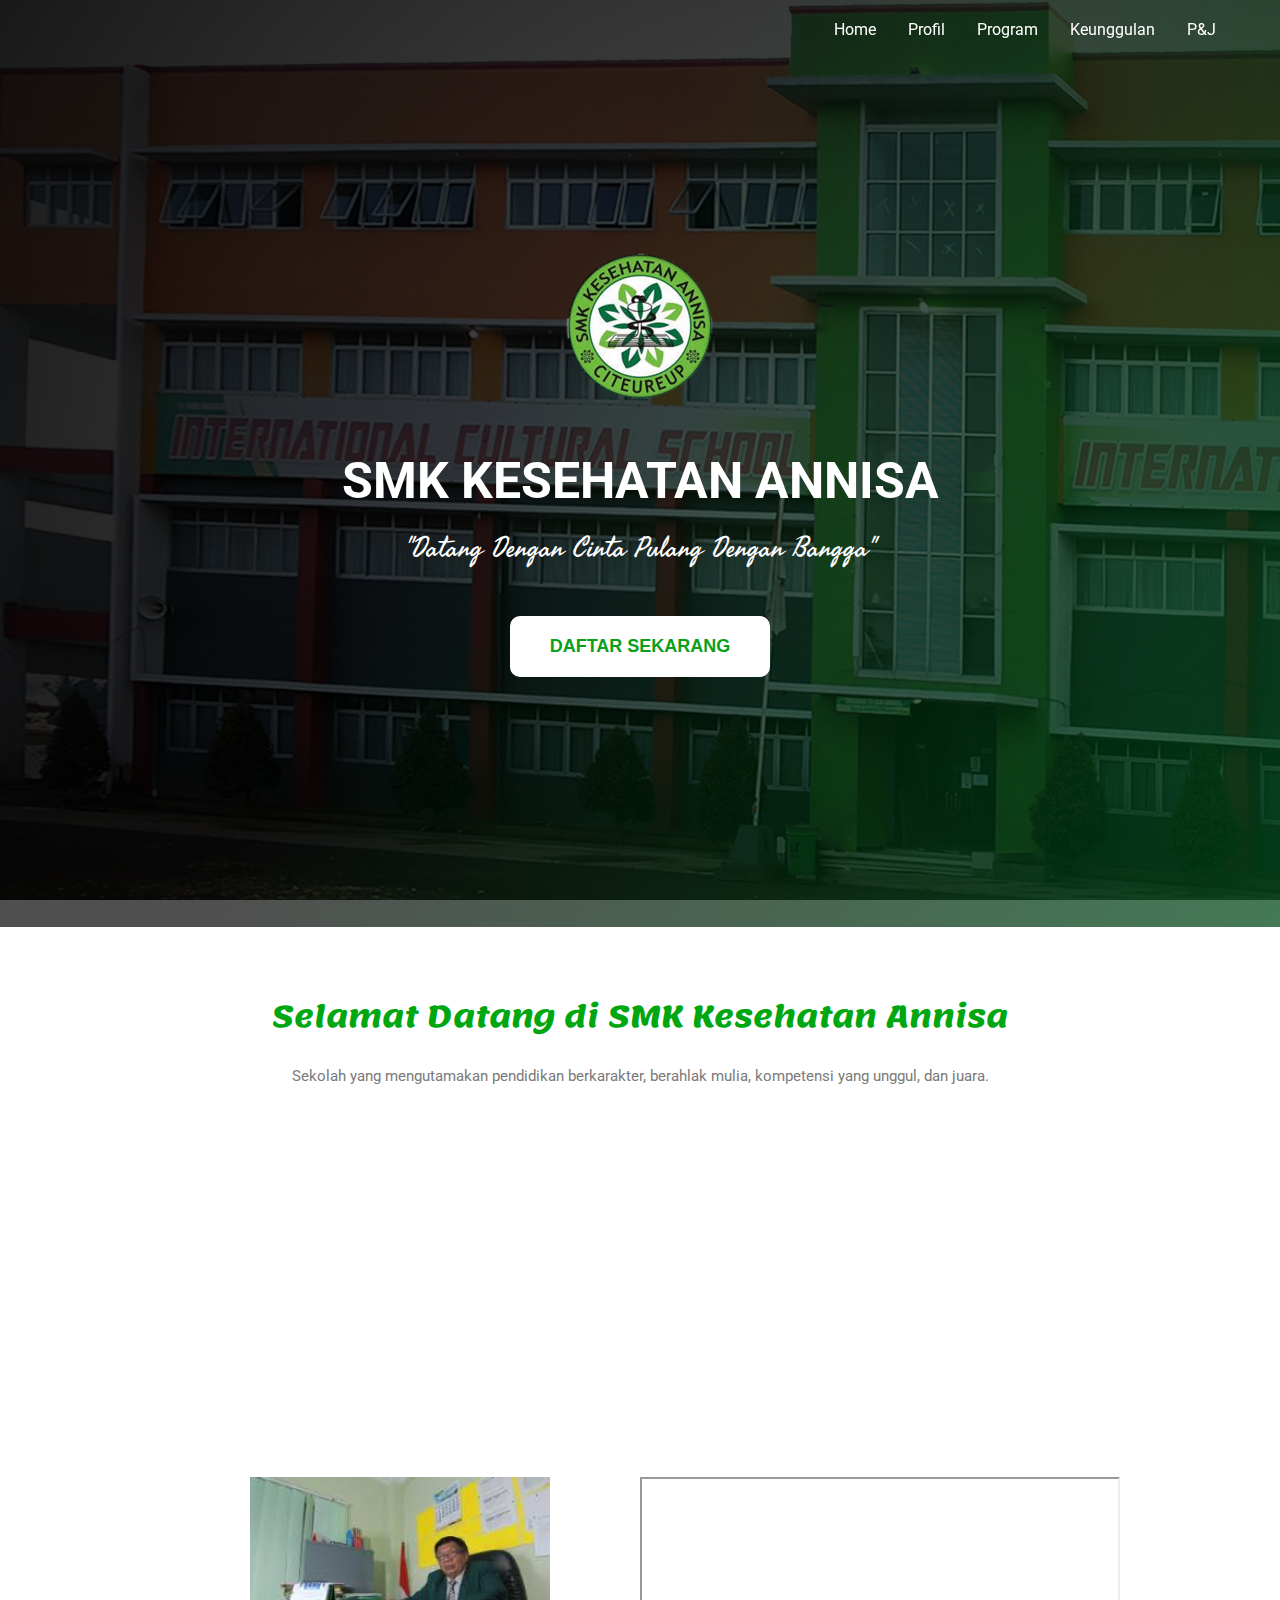
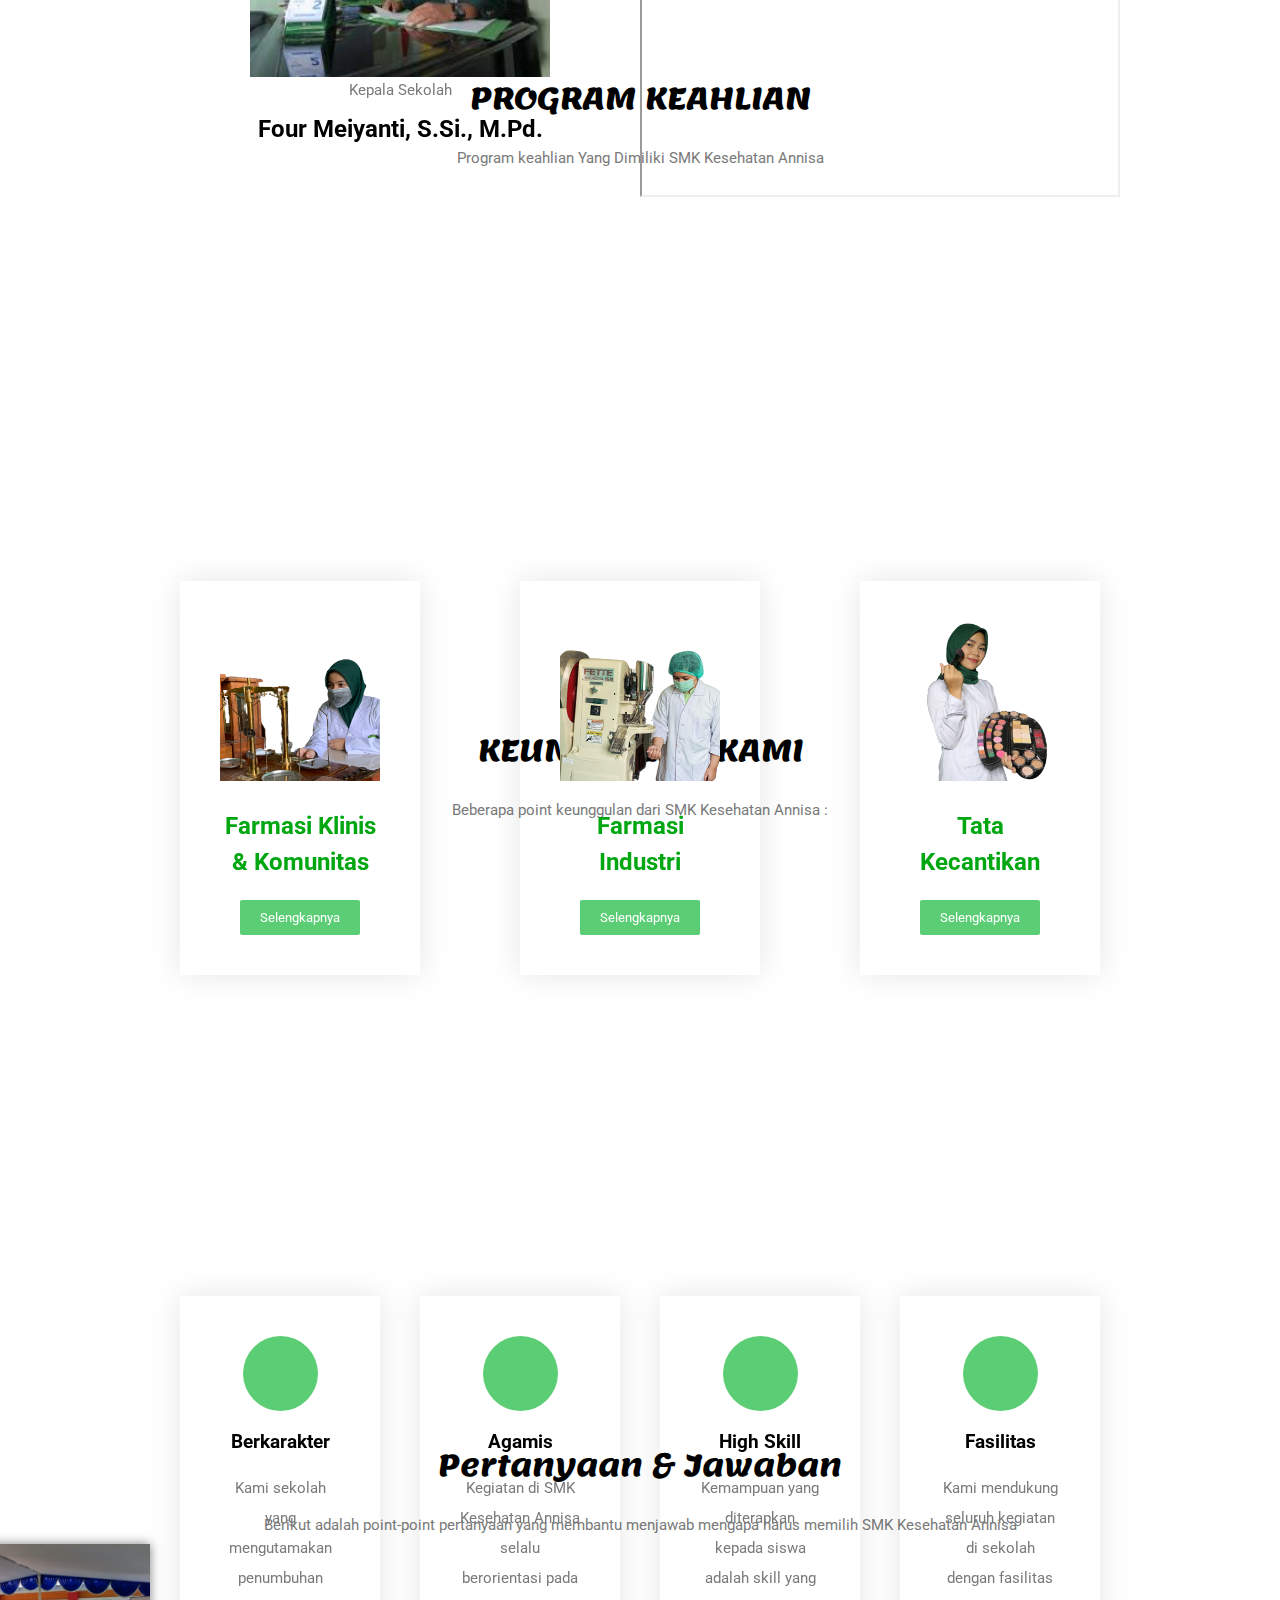
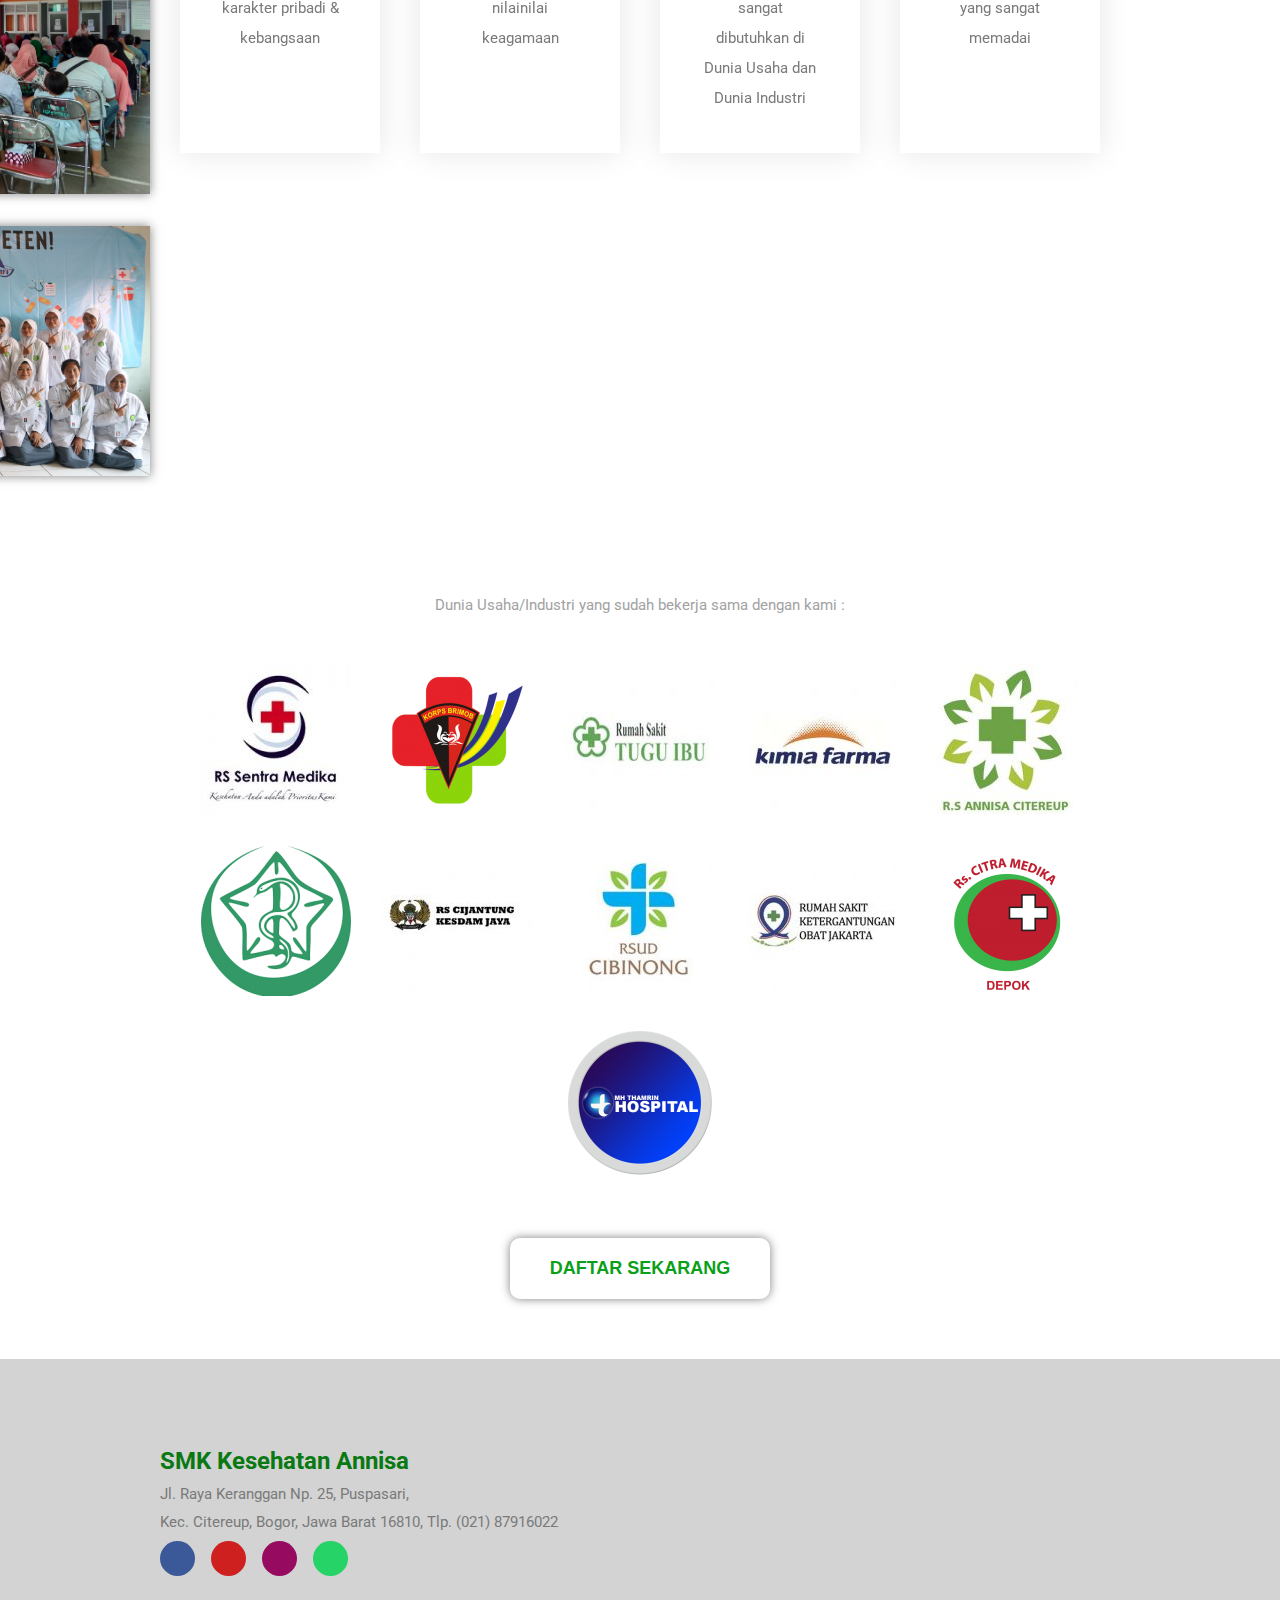
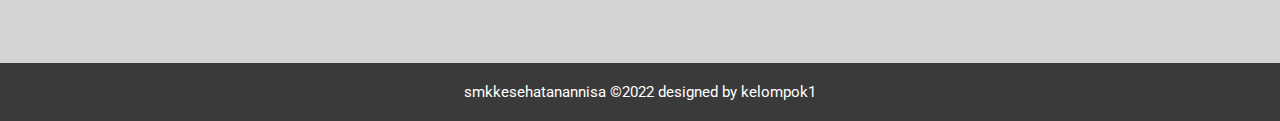
<file: school/SMKAnnisa/Home.html>
<!DOCTYPE html>
<html lang="en">
<head>
    <meta charset="UTF-8">
    <meta http-equiv="X-UA-Compatible" content="IE=edge">
    <meta name="viewport" content="width=device-width, initial-scale=1.0">
    <link rel="stylesheet" href="style.css">
    <link rel="stylesheet" href="https://unpkg.com/aos@next/dist/aos.css"/>
    <link rel="stylesheet" href="https://cdnjs.cloudflare.com/ajax/libs/font-awesome/6.1.1/css/all.min.css" integrity="sha512-KfkfwYDsLkIlwQp6LFnl8zNdLGxu9YAA1QvwINks4PhcElQSvqcyVLLD9aMhXd13uQjoXtEKNosOWaZqXgel0g==" crossorigin="anonymous" referrerpolicy="no-referrer" />
    <title>Kolaan</title>
</head>
<body>
    
    <nav class="nav">
        <ul>
            <li><a href="Home.html">Home</a></li>
            <li><a href="#profil">Profil</a></li>
            <li><a href="#major">Program</a></li>
            <li><a href="#keunggulan">Keunggulan</a></li>
            <li><a href="#aq">P&J</a></li>
        </ul>
    </nav>

    <section id="home" class="home">
        <div class="pelapis">
            <div class="kotak">
                <img src="asset/logo-ikon.png" alt="">
                <h1>SMK KESEHATAN ANNISA</h1>
                <p>"Datang Dengan Cinta Pulang Dengan Bangga"</p>
                <button><i class="fa-regular fa-id-badge"></i></i> DAFTAR SEKARANG</button>
            </div>
        </div>
    </section>

    <section id="profil" class="profil">
        <h1>Selamat Datang di SMK Kesehatan Annisa</h1>
        <p>Sekolah yang mengutamakan pendidikan berkarakter, berahlak mulia, kompetensi yang unggul, dan juara.</p>
        <div class="kontenprofil">
            <div class="kepsek" data-aos="slide-up" data-aos-duration="1000">
                <img width="300px" src="asset/kepsek.jpg" alt="">
                <p>Kepala Sekolah</p>
                <h2>Four Meiyanti, S.Si., M.Pd.</h2>
            </div>
            <iframe width="50%" height="320px"
            src="https://www.youtube.com/embed/XrmkRbIV8Vs" data-aos="slide-up" data-aos-duration="2000">
            </iframe>
        </div>
    </section>

    <section id="major" class="major">
        <h1>
            PROGRAM KEAHLIAN
        </h1>
        <p>Program keahlian Yang Dimiliki SMK Kesehatan Annisa</p>
        <div class="kotaks">
            <div class="kotak" data-aos="slide-up" data-aos-duration="2500">
                <img src="asset/farmasi-klinis.png" alt="">
                <i class="fa-solid fa-tablets fa-4x"></i>
                <h2>Farmasi Klinis & Komunitas</h2>
                <button>Selengkapnya</button>
            </div>
            <div class="kotak" data-aos="slide-up" data-aos-duration="1500">
                <img src="asset/farmasi-industri-dpn.png" alt="">
                <i class="fa-solid fa-capsules fa-4x"></i>
                <h2>Farmasi Industri</h2>
                <button>Selengkapnya</button>
            </div>
            <div class="kotak" data-aos="slide-up" data-aos-duration="1000">
                <img src="asset/kecantikan.png" alt="">
                <i class="fa-solid fa-palette fa-4x fa-fade"></i>
                <h2>Tata Kecantikan</h2>
                <button>Selengkapnya</button>
            </div>
        </div>
    </section>

    <section id="keunggulan" class="keunggulan">
        <h1>KEUNGGULAN KAMI</h1>
        <p>Beberapa point keunggulan dari SMK Kesehatan Annisa :</p>
        <div class="kotaks">
            <div class="kotak" data-aos="slide-up" data-aos-duration="1500">
                <div class="yey">
                    <i class="fa-solid fa-stopwatch"></i>
                </div>
                <h3>Berkarakter</h3>
                <p>Kami sekolah yang mengutamakan penumbuhan karakter pribadi & kebangsaan</p>
            </div>
            <div class="kotak" data-aos="slide-up" data-aos-duration="1000">
                <div class="yey">
                    <i class="fa-solid fa-book-open"></i>
                </div>
                <h3>Agamis</h3>
                <p>Kegiatan di SMK Kesehatan Annisa selalu berorientasi pada nilainilai keagamaan</p>
            </div>
            <div class="kotak" data-aos="slide-up" data-aos-duration="2500">
                <div class="yey">
                    <i class="fa-solid fa-temperature-high"></i>
                </div>
                <h3>High Skill</h3>
                <p>Kemampuan yang diterapkan kepada siswa adalah skill yang sangat dibutuhkan di Dunia Usaha dan Dunia Industri</p>
            </div>
            <div class="kotak" data-aos="slide-up" data-aos-duration="2500">
                <div class="yey">
                    <i class="far fa-building"></i>
                </div>
                <h3>Fasilitas</h3>
                <p>Kami mendukung seluruh kegiatan di sekolah dengan fasilitas yang sangat memadai</p>
            </div>
        </div>
    </section>

    <section id="aq" class="aq">
        <div class="head">
            <h1>Pertanyaan & Jawaban</h1>
            <p>Berikut adalah point-point pertanyaan yang membantu menjawab mengapa harus memilih SMK Kesehatan Annisa</p>
        </div>
        <div class="question" data-aos="slide-right" data-aos-duration="1000">
            <ul>
                <li onclick="show1()" class="dropbtn" id="dropbtn">
                    <i class="fa-solid fa-caret-right"></i> Mengapa Harus Memilih SMK Kesehatan Annisa?
                    <div id="myDropdown1" class="dropdown-content">
                        <p>SMK Kesehatan Annisa Terbaik di Kab. Bogor dengan Akreditasi A, Program Keahlian di SMK Kesehatan Annisa adalah keahlian yang sangat dibutuhkan Dunia Usaha dan Dunia Industri saat ini dan masa depan</p>
                    </div>
                </li>
                <li onclick="show2()" class="dropbtn">
                    <i class="fa-solid fa-caret-right"></i> Program Apa Saja Yang Diberikan Kepada Siswa?
                    <div id="myDropdown2" class="dropdown-content">
                        <p>Tentunya siswa akan dibekali dengan skill dan kemampuan dari Guru dan SDM muda-millenial, kreatif, inovatif, dan berdedikasi tinggi. Selain program Praktek Kerja Lapangan, siswa juga diberikan bekal kemampuan dan portofolio, sehingga siap berkarya setelah lulus</p>
                    </div>
                </li>
                <li onclick="show3()" class="dropbtn">
                    <i class="fa-solid fa-caret-right"></i> Sertifikasi Apa Yang diberikan Kepada Siswa?
                    <div id="myDropdown3" class="dropdown-content">
                        <p>Tentunya sebelum terjun di Dunia Usaha dan Dunia Industri, siswa akan mendapatkan sertifikasi langsung dari LSP (Lembaga Sertifikasi Profesi), dan juga Uji Kompetensi</p>
                    </div>
                </li>
            </ul>

            <div class="gambar">
                <img id="1" src="asset/rapat-ortu.jpg" alt="">
                <img id="2" src="asset/ujikom.jpg" alt="">
            </div>
        </div>
    </section>

    <section class="partner">
        <p>Dunia Usaha/Industri yang sudah bekerja sama dengan kami :</p>
        <div class="img-flex">
            <img src="asset/rs-sentra-medika-150x150.jpg" alt="">
            <img src="asset/RS-brimob-150x150.png" alt="">
            <img src="asset/rs-tugu-ibu-150x150.jpg" alt="">
            <img src="asset/kimia-farma-150x150.jpg" alt="">
            <img src="asset/rs-annisa-citereup-150x150.jpg" alt="">
            <img src="asset/RS-islambogor-150x150.png" alt="">
            <img src="asset/rs-kesdam-cijantung-ok-150x150.jpg" alt="">
            <img src="asset/rsud-cibinong-150x150.jpg" alt="">
            <img src="asset/rs-ketergantungan-obat-150x150.jpg" alt="">
            <img src="asset/rs-citramedika-150x150.png" alt="">
            <img src="asset/rs-mh-thamrin-150x150.png" alt="">
        </div>
        <div class="button">
            <button><i class="fa-regular fa-id-badge"></i></i> DAFTAR SEKARANG</button>
        </div>
    </section>

    <div class="lokasi">
        <div class="container">
            <div class="left">
                <h2>SMK Kesehatan Annisa</h2>
                <p>Jl. Raya Keranggan Np. 25, Puspasari,</p>
                <p> Kec. Citereup, Bogor, Jawa Barat 16810, Tlp. (021) 87916022</p>
    
                <div class="sosmed">
                    <div id="fb" class="icon">
                        <i class="fa-brands fa-facebook fa-xl"></i>
                    </div>
    
                    <div id="yt" class="icon">
                        <i class="fa-brands fa-youtube fa-xl"></i>
                    </div>
    
                    <div id="ig" class="icon">
                        <i class="fa-brands fa-instagram fa-xl"></i>
                    </div>
    
                    <div id="wa" class="icon">
                        <i class="fa-brands fa-whatsapp fa-xl"></i>
                    </div>
                </div>
            </div>
    
            <div class="right">
                <iframe src="https://www.google.com/maps/embed?pb=!1m14!1m8!1m3!1d507489.79858674866!2d106.87898200000001!3d-6.424354!3m2!1i1024!2i768!4f13.1!3m3!1m2!1s0x0%3A0x31ae4dd70c2d0baf!2sSMK%20KESEHATAN%20ANNISA%20BOGOR!5e0!3m2!1sen!2sus!4v1647103126358!5m2!1sen!2sus" width="100%" height="280" style="border:0;" allowfullscreen="" loading="lazy"></iframe>
            </div>
        </div>
    </div>

    <div class="footer">
        <p>smkkesehatanannisa ©2022 designed by kelompok1</p>
    </div>

    <div class="naik">
        <a href="#home">
            <i class="fa-solid fa-arrow-up"></i>
        </a>
    </div>
    
    <!-- <script src="https://kit.fontawesome.com/4b3614f161.js" crossorigin="anonymous"></script> -->
    <script src="engine.js"></script>
    <script src="https://unpkg.com/aos@next/dist/aos.js"></script>
    <script>
      AOS.init();
    </script>
</body>
</html>
</file>
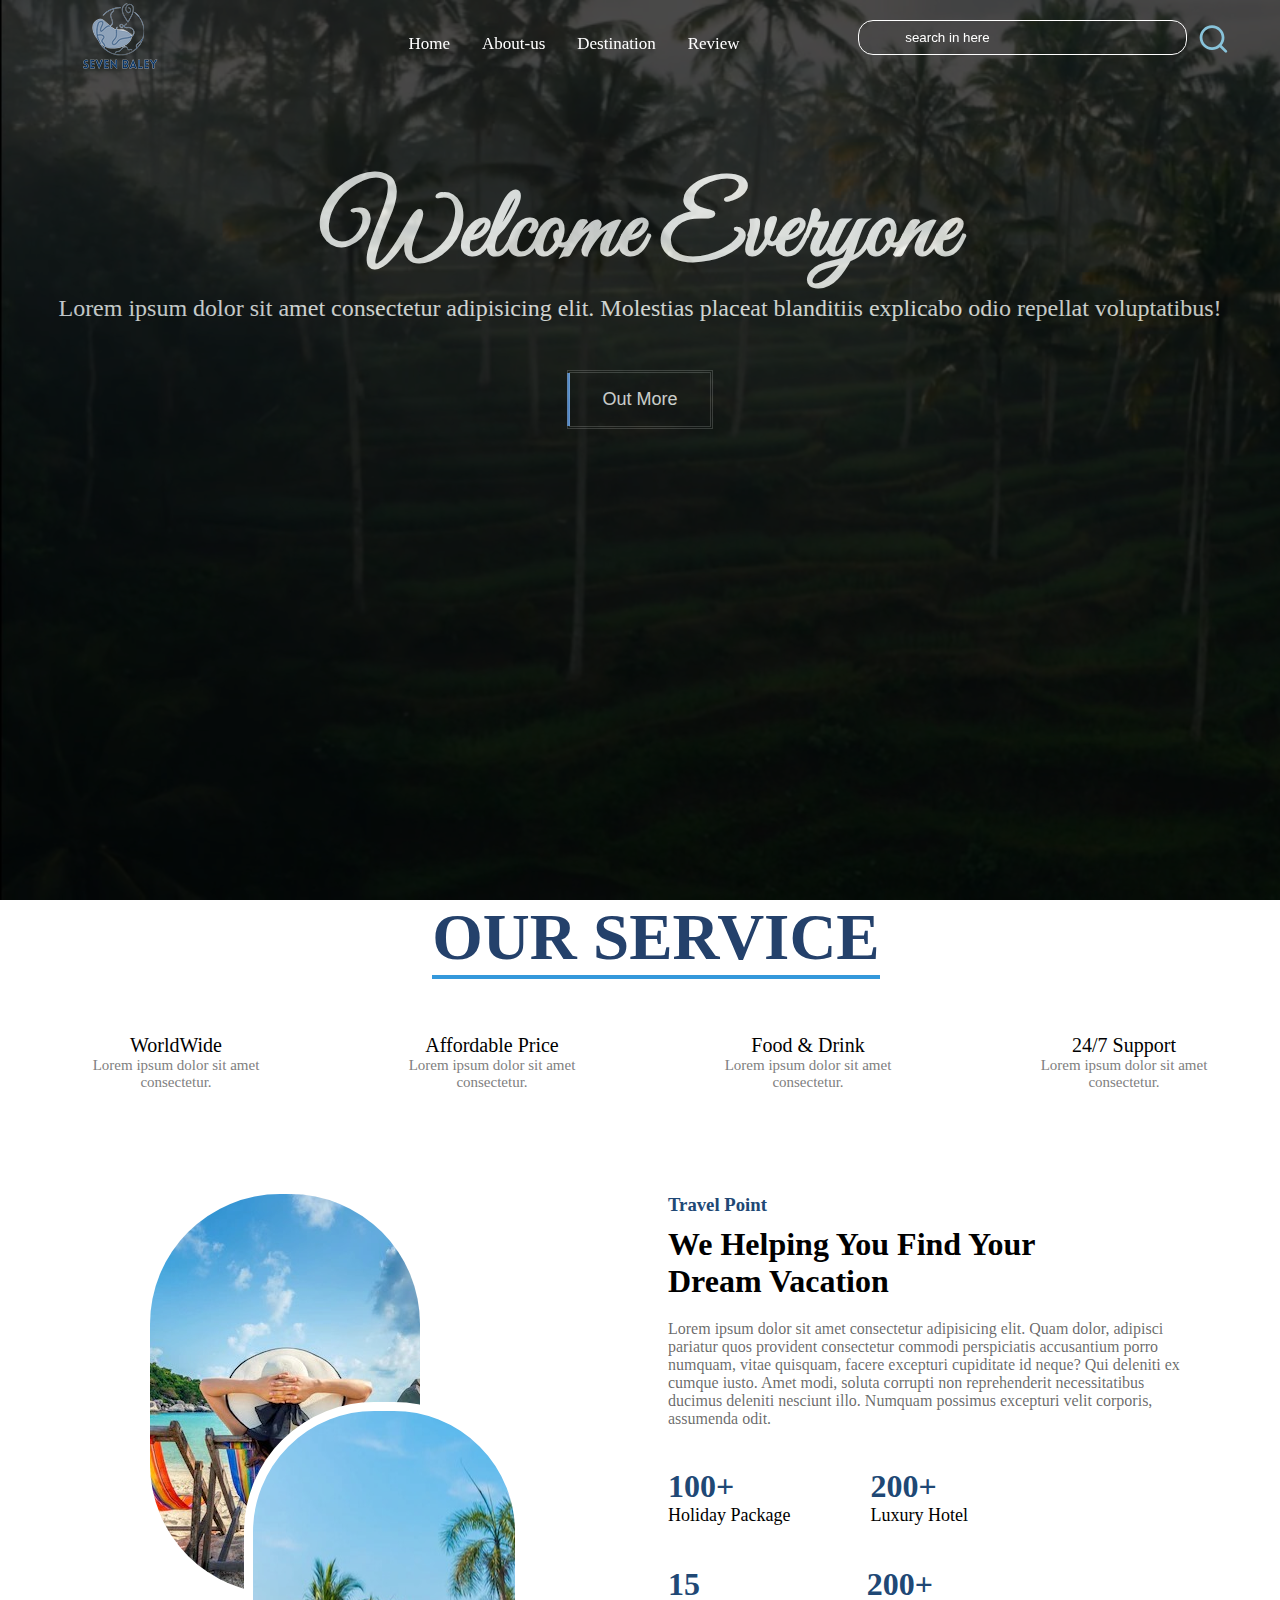
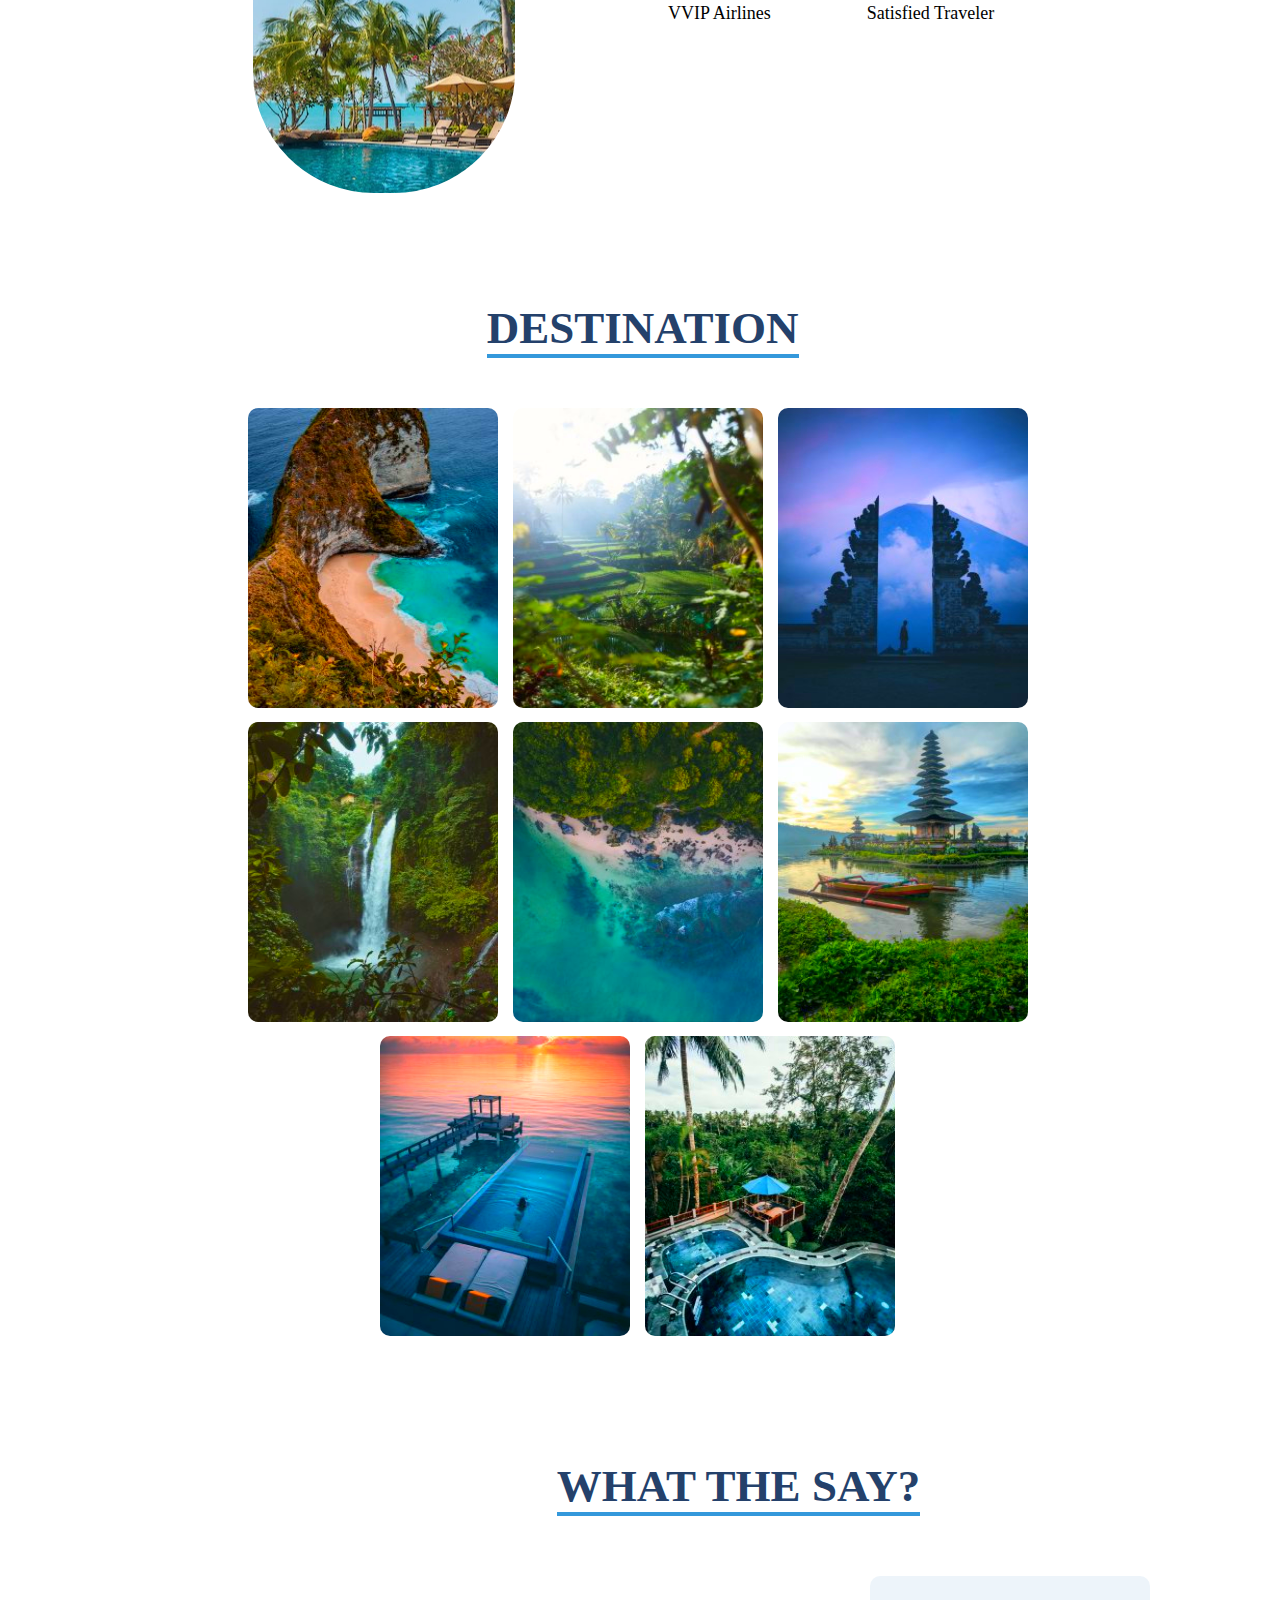
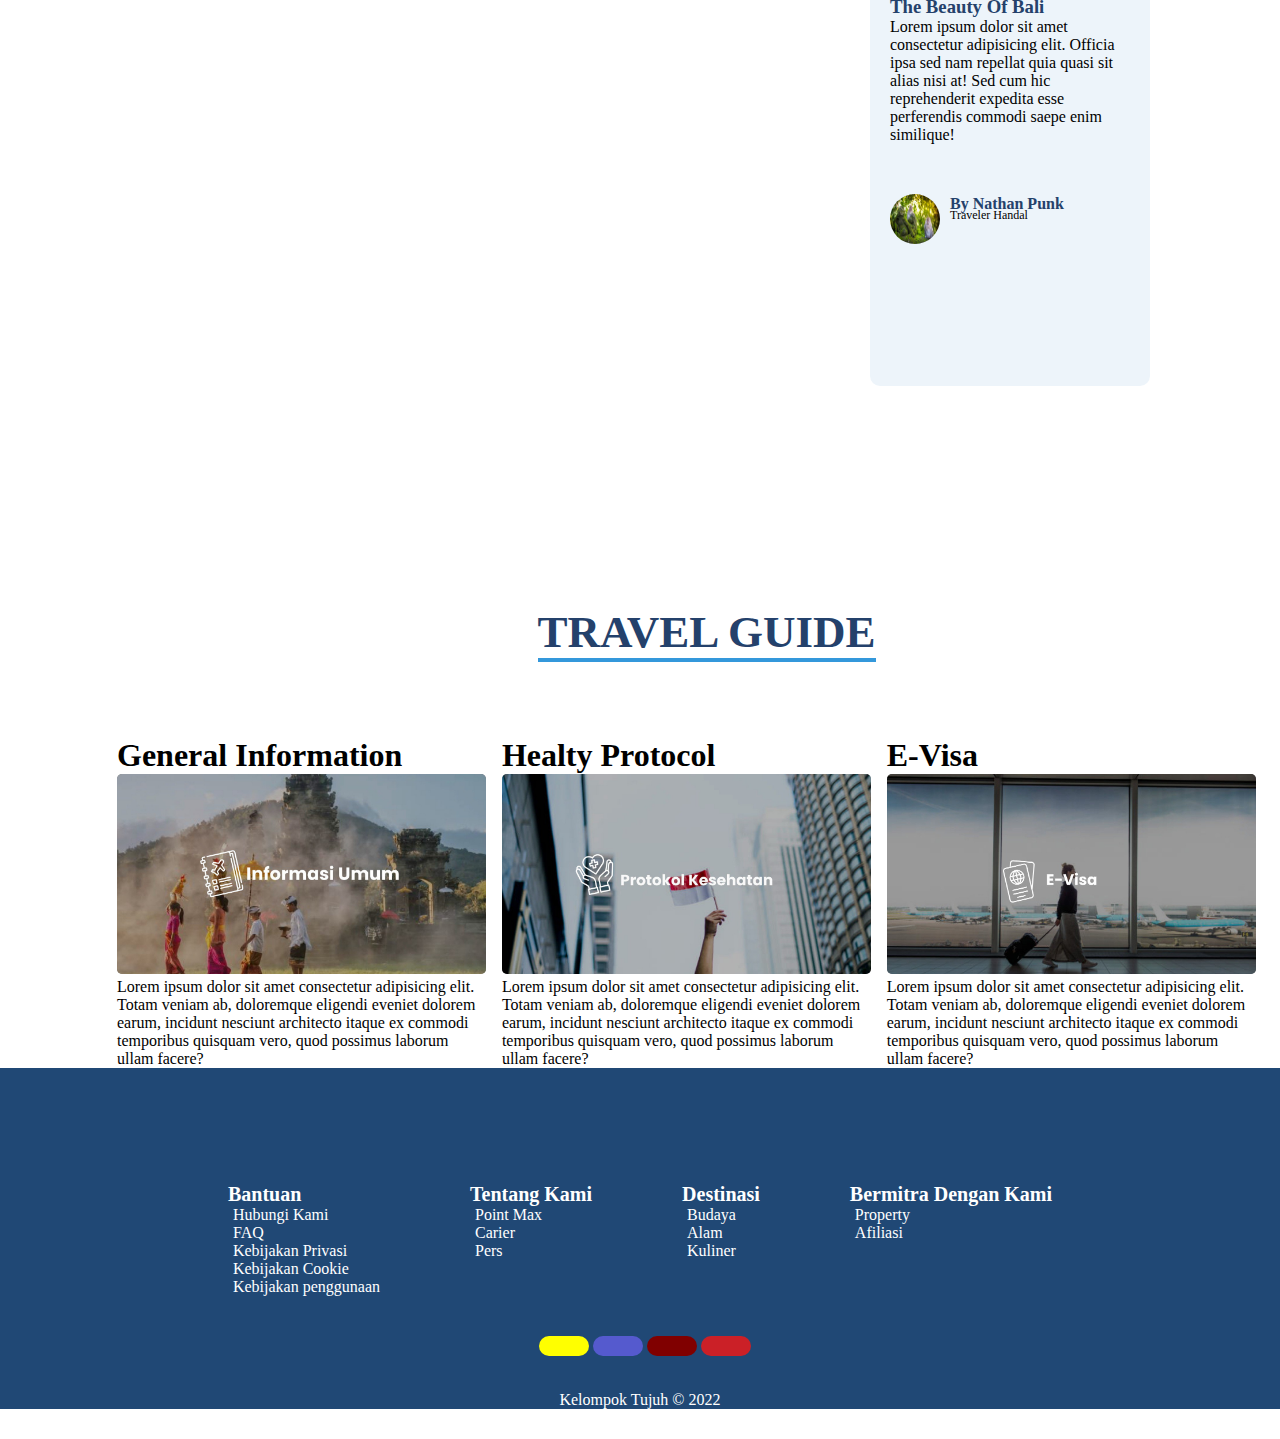
<file: travel/asset/kelompok 7.html>
<!DOCTYPE html>
<html lang="en">
<head>
    <meta charset="UTF-8">
    <meta http-equiv="X-UA-Compatible" content="IE=edge">
    <meta name="viewport" content="width=device-width, initial-scale=1.0">
    <title>Kelompok 7</title>
    <link rel="stylesheet" href="kelompok 7.css">
    <link
    rel="stylesheet"
    href="https://cdnjs.cloudflare.com/ajax/libs/animate.css/4.1.1/animate.min.css"/>
    <link rel="stylesheet" href="https://cdnjs.cloudflare.com/ajax/libs/font-awesome/6.1.1/css/all.min.css" integrity="sha512-KfkfwYDsLkIlwQp6LFnl8zNdLGxu9YAA1QvwINks4PhcElQSvqcyVLLD9aMhXd13uQjoXtEKNosOWaZqXgel0g==" crossorigin="anonymous" referrerpolicy="no-referrer" />
    <link href="https://unpkg.com/aos@2.3.1/dist/aos.css" rel="stylesheet">
</head>
<body>
    <section id="home">
        <div class="header">
            <nav>
                <a href="#">
                    <img class="" src="logo.png" alt=""></a>
                <ul class="nav">
                    <li><a href="#home">Home</a></li>
                    <li><a href="#about-us">About-us</a></li>
                    <li><a href="#destination">Destination</a></li>
                    <li><a href="#review">Review</a></li>
                </ul>
                <div class="search">
                    <input type="text" placeholder="search in here">
                    <img src="seach.svg" alt="">
                </div>
            </nav>

            <header class="v-header container">
                <div class="video-header">
                    <video autoplay loop muted>
                        <source src="bali.mp4" type="video/mp4">
                    </video>
                </div>
                <div class="header-overlay">
                    <div class="header-content">
                        <h1>Welcome Everyone</h1>
                        <p>Lorem ipsum dolor sit amet consectetur adipisicing elit. Molestias placeat blanditiis explicabo odio repellat voluptatibus!</p>
                        <button class="btn btn-slide"><a href="#destination">Out More</a></button>
                    </div>
                </div>
            </header>
        </div>
    </section>
    <script src="https://unpkg.com/aos@2.3.1/dist/aos.js"></script>
    <!-- end header -->

    <section id="about-us">
        <div class="services">
            <h1>Our Service</h1>
        </div>

        <div class="service-all">
            <div class="service">
                <i class="fas fa-globe"></i>
                <h2>WorldWide</h2>
                <p>Lorem ipsum dolor sit amet consectetur.</p>
            </div>

            <div class="service">
                <i class="fas fa-wallet"></i>
                <h2>Affordable Price</h2>
                <p>Lorem ipsum dolor sit amet consectetur.</p>
            </div>

            <div class="service">
                <i class="fas fa-utensils"></i>
                <h2>Food & Drink</h2>
                <p>Lorem ipsum dolor sit amet consectetur.</p>
            </div>

            <div class="service">
                <i class="fas fa-headset"></i>
                <h2>24/7 Support</h2>
                <p>Lorem ipsum dolor sit amet consectetur.</p>
            </div>
        </div>

        <div class="point">
            <div class="img-all">
                <div class="img-point"></div>
                <div class="img-layer"></div>
            </div>

            <div class="point-text">
                <h3>Travel Point</h3>
                <h1>We Helping You Find Your <br> Dream Vacation</h1>
                <p>Lorem ipsum dolor sit amet consectetur adipisicing elit. Quam dolor, adipisci pariatur quos provident consectetur commodi perspiciatis accusantium porro numquam, vitae quisquam, facere excepturi cupiditate id neque? Qui deleniti ex cumque iusto. Amet modi, soluta corrupti non reprehenderit necessitatibus ducimus deleniti nesciunt illo. Numquam possimus excepturi velit corporis, assumenda odit.</p>

                <div class="text-grid">
                    <div>
                        <h1>100+</h1>
                        <h2>Holiday Package</h2>
                    </div>

                    <div>
                        <h1>200+</h1>
                        <h2>Luxury Hotel</h2>
                    </div>
                </div>

                <div class="text-grid1">
                    <div>
                        <h1>15</h1>
                        <h2>VVIP Airlines</h2>
                    </div>
                    <div>
                        <h1>200+</h1>
                        <h2>Satisfied Traveler</h2>
                    </div>
                </div>
            </div>
        </div>
    </section>

    <section>
        <div class="destination" id="destination">
            <h1>DESTINATION</h1>

            <div class="destination-card">
                <div class="box-1">
                    <img src="poto-1.jpg" alt="">
                </div>

                <div class="box-1">
                    <img src="poto-2.jpg" alt="">
                </div>

                <div class="box-1">
                    <img src="poto-3.jpg" alt="">
                </div>

                <div class="box-1">
                    <img src="poto-4.jpg" alt="">
                </div>

                <div class="box-1">
                    <img src="poto-5.jpg" alt="">
                </div>

                <div class="box-1">
                    <img src="poto-6.jpg" alt="">
                </div>

                <div class="box-1">
                    <img src="poto-7.jpg" alt="">
                </div>

                <div class="box-1">
                    <img src="poto-8.jpg" alt="">
                </div>
            </div>
        </div>
    </section>

    <section>
        <div class="review" id="review">
            <div class="review-title">
                <h1>WHAT THE SAY?</h1>
            </div>

            <div class="container5">
                <div class="review-img">
                    <iframe src="https://www.youtube.com/embed/2b9txcAt4e0?autoplay=1" frameborder="0"></iframe>
                </div>

                <div class="box">
                    <div class="review-text">
                        <h3>The Beauty Of Bali</h3>
                        <p>Lorem ipsum dolor sit amet consectetur adipisicing elit. Officia ipsa sed nam repellat quia quasi sit alias nisi at! Sed cum hic reprehenderit expedita esse perferendis commodi saepe enim similique!</p>
                    </div>

                    <div class="traveler">
                        <img class="border" src="nathan punk.jpeg" alt="">

                        <div class="border-text">
                            <h4>By Nathan Punk</h4>
                            <p>Traveler Handal</p>
                        </div>
                    </div>
                </div>
            </div>
        </div>

        <div class="travel-guide">
            <h1>Travel Guide</h1>
        </div>

        <div class="column">
            <div>
                <h1>General Information</h1>
                <img src="travel-guide1.jpeg" alt="">
                <p>Lorem ipsum dolor sit amet consectetur adipisicing elit. Totam veniam ab, doloremque eligendi eveniet dolorem earum, incidunt nesciunt architecto itaque ex commodi temporibus quisquam vero, quod possimus laborum ullam facere?</p>
            </div>

            <div>
                <h1>Healty Protocol</h1>
                <img src="travel-guide2.jpeg" alt="">
                <p>Lorem ipsum dolor sit amet consectetur adipisicing elit. Totam veniam ab, doloremque eligendi eveniet dolorem earum, incidunt nesciunt architecto itaque ex commodi temporibus quisquam vero, quod possimus laborum ullam facere?</p>
            </div>

            <div>
                <h1>E-Visa</h1>
                <img src="travel-guide3.jpeg" alt="">
                <p>Lorem ipsum dolor sit amet consectetur adipisicing elit. Totam veniam ab, doloremque eligendi eveniet dolorem earum, incidunt nesciunt architecto itaque ex commodi temporibus quisquam vero, quod possimus laborum ullam facere?</p>
            </div>
        </div>
    </section>

    <div class="footer">
        <div class="footer-atas">
            <div class="bantuan">
                <h3>Bantuan</h3>
                <ul>
                    <li><a href="">Hubungi Kami</a></li>
                    <li><a href="">FAQ</a></li>
                    <li><a href="">Kebijakan Privasi</a></li>
                    <li><a href="">Kebijakan Cookie</a></li>
                    <li><a href="">Kebijakan penggunaan</a></li>
                </ul>
            </div>

            <div class="tentang-kami">
                <div class="pemisah">
                    <h3>Tentang Kami</h3>
                    <ul>
                        <li><a href="">Point Max</a></li>
                        <li><a href="">Carier</a></li>
                        <li><a href="">Pers</a></li>
                    </ul>
                </div>
            </div>

            <div class="destinasi">
                <div class="pemisah">
                    <h3>Destinasi</h3>
                    <ul>
                        <li><a href="">Budaya</a></li>
                        <li><a href="">Alam</a></li>
                        <li><a href="">Kuliner</a></li>
                    </ul>
                </div>
            </div>

            <div class="bermitra">
                <div class="pemisah">
                    <h3>Bermitra Dengan Kami</h3>
                    <ul>
                        <li><a href="">Property</a></li>
                        <li><a href="">Afiliasi</a></li>
                    </ul>
                </div>
            </div>
        </div>
        <div class="mediasosial">
            <a href="#" class="fa-brands fa-snapchat"></a>
            <a href="#" class="fab fa-twitter"></a>
            <a href="#" class="fab fa-instagram"></a>
            <a href="#" class="fab fa-pinterest"></a>
          </div>
          <div class="text-media">
            <p>Kelompok Tujuh © 2022</p>
          </div>
    </div>

    
    <script type="text/javascript">
        window.addEventListener("scroll", function () {
            var nav = document.querySelector("nav");
            nav.classList.toggle('sticky', window.scrollY > 0);
        });
      </script>
    
    <script>
        AOS.init();
      </script>
</body>
</html>
</file>
<file: school/style.css>
@import url('https://fonts.googleapis.com/css2?family=Lemonada&family=Roboto&family=Seaweed+Script&display=swap');

html {
    scroll-behavior: smooth;
}

* {
    box-sizing: border-box;
    --font-lemonada: 'Lemonada', cursive;
    --color-ijo:#00A711;
    --color-ijo-muda:#5BCE75;
    --font-roboto: 'Roboto', sans-serif;
    --color-ijo-button: #0b9f1a;
    margin: 0;
}

section, .container {
    width: 75%;
    margin: auto;
}

h1 {
    font-family: var(--font-lemonada);
    font-size: 30px;
    margin-top: 0;
    margin-bottom: 20px;
}

p {
    font-size: 15px;
    font-family: var(--font-roboto);
    color: #7a7a7a;
}

/* nav */
nav {
    display: flex;
    justify-content: right;
    position: fixed;
    width: 100%;
    z-index: 99;
}

nav ul {
    display: flex;
    gap: 2rem;
    padding: 0;
    margin: 20px 4rem;
    list-style: none;
}

nav ul li a {
    font-size: 1rem;
    text-decoration: none;
    font-family: var(--font-roboto);
    color: white;
}
.scrolling-active{
    background: gray;
    transition-duration: 0.8s;
    opacity: 0.8;
}
.naik{
    display: none;
}
.naik a{
    right: 30px;
    bottom: 30px;
    position: fixed;
    z-index: 99;
    background-color: #0170b9;
    padding: .8rem;
}
.naik a i{
    color: white;
}

/* home */
.home {
    background-image: url(asset/gedung33.jpg);
    background-size: cover;
    background-attachment: fixed;
    width: 100%;
    text-align: center;
    color: white;
}
.pelapis {
    background-image: linear-gradient(120deg, #000000b0 40%, #004917bb 100%);
}
.home .pelapis .kotak {
    padding: 250px 0;
}
.home .pelapis .kotak img {
    width: 150px;
}
.home .pelapis .kotak h1 {
    font-family: var(--font-roboto);
    font-size: 50px;
    margin-top: 3rem;
}
.home .pelapis .kotak>p {
    margin-bottom: 3rem;
    font-family: 'Seaweed script', cursive;
    color: white;
    font-size: 28px;
}
.home .pelapis .kotak button {
    border: none;
    padding: 20px 40px;
    border-radius: 10px;
    color: var(--color-ijo-button);
    font-weight: bold;
    font-size: 18px;
    background-color: white;
    cursor: pointer;
}
.home .pelapis .kotak button:hover {
    color: black;
}

/* profil */
.profil {
    text-align: center;
    padding: 60px 0;
}
.profil h1 {
    color: var(--color-ijo);
}
.profil .kontenprofil {
    margin: 4.5rem auto;
    display: flex;
    justify-content: space-between;
}
.profil .kontenprofil .kepsek {
    flex-grow: 1;
    font-family: var(--font-roboto);
}
.kepsek p {
    margin-bottom: 1rem;
}

/* major */
.major {
    text-align: center;
    padding: 60px 0;
}

.major h2{
    margin: 20px 0;
}

.major .kotaks{
    display: flex;
    justify-content: space-between;
    width: 100%;
}
.major .kotaks .kotak {
    font-family: var(--font-roboto) ;
    color: var(--color-ijo);
    line-height: 1.5;
    width: 25%;
    padding: 40px;
    margin: 20px;
    box-shadow: 0px 0px 30px 0px rgb(0 0 0 / 10%);
}
.major .kotaks .kotak:hover {
    box-shadow: 0px 0px 10px 0px rgb(0 0 0 / 10%);
}
.major .kotaks .kotak button{
    background-color: var(--color-ijo-muda);
    color: white;
    font-size: 13px;
    font-family: var(--font-roboto);
    border: none;
    border-radius: 20px;
    padding:  10px 20px ;
    cursor: pointer;
}
.major .kotaks .kotak img{
    width: 100%;
}
.major .kotaks .kotak i{
    margin-top: 20px;
}
    /* Keunggulan */
.keunggulan{
    text-align: center;
    padding: 60px 0;
}
.keunggulan h3{
    margin: 20px 0;
}
.keunggulan .kotaks {
    display: flex;
    justify-content: space-between;
}
.keunggulan .kotaks .kotak{
    font-family: var(--font-roboto);
    width: 30%;
    padding: 40px;
    margin: 20px;
    box-shadow: 0px 0px 30px 0px rgb(0 0 0 / 10%);
}
.keunggulan .kotaks .kotak:hover{
    box-shadow: 0px 0px 10px 0px rgb(0 0 0 / 10%);
}
.keunggulan .kotaks .kotak p{
    line-height: 2;
}
.keunggulan .kotaks .kotak .yey{
    background-color: var(--color-ijo-muda);
    width: 75px;
    height: 75px;
    line-height: 75px;
    border-radius: 50%;
    margin: auto;
    font-size: 35px;
    box-sizing: border-box;
}
.keunggulan .kotaks .kotak .yey i{
    color: white;
}
.keunggulan .kotaks .kotak .yey:hover i{
    color: gray;
}

/* AQ */

.aq{
    padding: 60px 0;
}

.aq .head {
    text-align: center;
}

.aq .question {
    display: flex;
    justify-content: space-between;
}
.aq .question ul{
    padding: 0;
    list-style: none;
    box-sizing: border-box;
    width: 50%;
}
.aq .question ul li{
    padding: 15px;
    font-size: 15px;
    font-weight: 600;
    box-sizing: border-box;
    text-decoration: none;
    font-family: var(--font-roboto);
    color: var(--color-ijo-muda);
    cursor: pointer;
    display: inline-block;
}
.aq .question ul li i{
    margin-right: 10px;
}
.aq .question .gambar{
    display: flex;
    flex-wrap: wrap;
    gap: 2rem;
    width: 50%;
    padding: 10px;
}
.aq .question .gambar img{
    height: 250px;
    width: 100%;
    box-shadow: 0px 0px 10px 0px rgb(0 0 0 / 50%);
}
.dropdown-content{
    display: none;
    line-height:  2;
}
.show{
    display: block;
}

/* partner */
.partner{
    margin: auto;
}
.partner p{
    text-align: center;
    opacity: 70%;
    margin: 50px auto;
}
.partner .img-flex{
    display: flex;
    justify-content: center;
    flex-wrap: wrap;
    gap: 2rem;
    margin: auto;
    margin-top: 30px;
}
.partner .button{
    margin: 60px 0;
    text-align: center;
}
.partner button{
    border: none;
    padding: 20px 40px;
    border-radius: 10px;
    color: var(--color-ijo-button);
    font-weight: bold;
    font-size: 18px;
    background-color: white;
    box-shadow: 0px 0px 10px 0px rgb(0 0 0 / 50% );
    cursor: pointer;
}
.partner button:hover{
    color: black;
}
.partner .img-flex img{
    width: 100px;
}

/* lokasi */
.lokasi{
    background-color: lightgray;
    padding: 10px 0;
    font-family: var(--font-roboto);
}
.lokasi .container{
    display: flex;
    align-items: center;
}
.lokasi .left, .lokasi .right{
    width: 50%;
}
.lokasi .left h2{
    color: #0A7913;
}
.lokasi .left p{
    margin: 10px 0;
}
.sosmed{
    display: flex;
    gap: 1rem;
}
.sosmed .icon{
    text-align: center;
    width: 35px;
    height: 35px;
    line-height: 35px;
    border-radius: 50%;
    font-size: 12px;
    box-sizing: border-box;
    cursor: pointer;
}
.sosmed .icon:hover{
    transform: scale(1.2);
}
.sosmed>#fb{
    background-color: #3b5998;
}
.sosmed>#yt{
    background-color: #cd201f;
}
.sosmed>#ig{
    background-color: #960a60;
}
.sosmed>#wa{
    background-color: #25d366;
}
.sosmed .icon i{
    color: white;
}

/* footer */
.footer{
    background-color: #3a3a3a;
    padding: 10px 0;
    text-align: center;
}
.footer p{
    color: white;
    margin: 10px 0;
}
</file>
<file: makanan-ice cream/img/kelompok 5.css>
html {
    scroll-behavior: smooth;
}

* {
    margin: 0;
    padding: 0;
    box-sizing: border-box;
    font-family: 'Poppins', sans-serif;
    font-size: 16px;
    --pinkmuda: #fcf5f2;
    --pink : #ffe8cb; 
    --hijau: #c6e8b5; 
    --ungu: #fddbe3; 
    --birumuda: #e1eee9;
    --biru: #c0d0fb;
}

body {
    background-color: var(--pinkmuda);
}

/* navbar */ 
.navbar {
    position: fixed;
    height: 100vh;
    top: auto;
    right: 30px;
    display: flex;
    align-items: center;
    z-index: 3;
}

.navbar ul {
    list-style: none;
    display: flex;
    flex-direction: column;
    gap: 20px;
}

.navbar ul img {
    opacity: 70%;
}

.navbar ul img:hover {
    transform: scale(1.3);
    opacity: 100%;
}
/* selesai */

/* banner */
.banner {
    width: 100%;
    height: 100vh;
    position: relative;
    display: flex;
    justify-content: center;
}

.banner-frame {
    position: absolute;
    bottom: 0;
}

.banner-frame img:nth-child(1) {
    aspect-ratio: 1/1;
    transform: translateY(240px);
    width: 600px;
}

.banner-frame img:nth-child(2),
.banner-frame img:nth-child(3) {
    position: absolute;
    bottom: 26%;
    width: 150px;
}

.banner-frame img:nth-child(2) {
    position: absolute;
    left: -90px;
}

.banner-title {
    position: absolute;
    margin-top: 60px;
    width: 900px;
    text-align: center;
}

.banner-title h1 {
    font-size: 70px;
}
/* selesai */

/* about */
.about-sect {
    width: 100%;
    height: 100vh;
    background-color: var(--pink);
    position: relative;
}

.about {
    display: flex;
    flex-wrap: wrap;
}

.incorrect {
    opacity: .5;
}

.about label {
    display: block;
    cursor: pointer;
    text-align: center;
    font-size: 20px;
    font-weight: 700;
    padding: 10px;
    margin: 10px;
}

.about input {
    display: none;
}

.about .about-content {
    order: 99;
    padding: 70px 90px;
    margin: auto;
    width: 90%;
    display: none;
}

.about-content img {
    width: 350px;
}

.about-text {
    max-width: 700px;
    flex-direction: column;
    justify-content: center;
}

.about-text h1 {
    font-weight: 700;
    font-size: 50px;
}

.about-text p {
    margin-top: 20px;
    opacity: .9;
}

.about-text a {
    margin-top: 20px;
}

.about-text a img {
    width: 70px;
}

.about input:checked + label {
    border-bottom: 3px solid black;
}

.about input:checked + label + .about-content {
    justify-content: center;
    gap: 40px;
    display: flex;
}
/* selesai */

/* sticky */
.sticky-area {
    display: flex;
}

.sticky {
    width: 50%;
    height: 100vh;
    background-color: var(--hijau);
    position: sticky;
    display: flex;
    flex-direction: column;
    justify-content: center;
    text-align: center;
    padding: 90px;
    top: 0;
    left: 0;
}

.sticky > img {
    display: block;
    position: absolute;
    transform: scale(0.7);
    top: -150px;
    left: 70px;
    z-index: 3;
}

.sticky h1 {
    font-size: 50px;
    font-weight: 700;
}

.sticky p {
    margin-top: 30px;
    opacity: .9;
}

.sticky a {
    margin-top: 30px;
}

.sticky-content {
    width: 50%;
}

.sticky-content div {
    height: 100vh;
    display: flex;
    justify-content: center;
    align-items: center;
}

.sticky-content div:nth-child(1) {
    background-color: var(--ungu);
}

.sticky-content div:nth-child(2) {
    background-color: var(--pinkmuda);
}

.sticky-content div:nth-child(3) {
    background-color: var(--pink);
}

.sticky-content div:nth-child(4) {
    background-color: var(--birumuda);
}

.sticky-content img {
    width: 300px;
}
/* selesai */

/* bottom */
.bottom {
    position: relative;
    height: 120vh;
    width: 100%;
}

.bottom .locate {
    width: 100%;
    display: flex;
    height: 100vh;
    flex-direction: column;
    justify-content: center;
    align-items: center;
    margin: auto;
    gap: 30px;
}

.locate h1 {
    font-size: 40px;
}

.locate img {
    width: 650px;
}

.locate p {
    max-width: 700px;
    margin: 30px;
    text-align: center;
    font-weight: 500;
}

.bottom > svg {
    position: absolute;
    z-index: -1;
    bottom: 0;
}
/* selesai */

/* footer */
    .footer {
        background-color: var(--biru);
        width: 100%;
        height: min-content;
        display: flex;
        flex-direction: column;
        justify-content: center;
        text-align: center;
        margin: auto;
        padding: 0 30px 30px 0;
    }

.footer img {
    width: 25px;
    aspect-ratio: 1/1;
    margin: 0 auto;
 }

.footer-title {
    margin: auto;
}

.footer h1 {
    font-size: 40px;

}

.footer p {
    max-width: 700px;
    margin-top: 40px;
}

.footer-icon {
    display: flex;
    justify-content: center;
    gap: 40px;
    margin-top: 30px;
}

.footer h3 {
    font-size: 20px;
    margin-top: 30px;
}
/* selesai */
</file>
<file: otomotif-vespa/asset/kelompok 4.css>
body {
    margin: 0;
}

* {
    font-family: 'Quicksand', sans-serif;
    --tosca:#7C8584;
    --abu:#2C2C2E;
    --gold:#B4AC77;
    --ijo:#9BC2B2;
    scroll-behavior: smooth;
}

.text {
    display: flex;
}

.nav {
    background-color: var(--abu);
    display: flex;
    height: 5rem;
    justify-content: space-between;
    position: fixed;
    width: 100%;
    z-index: 2;
}

.list {
    list-style: none;
}

.list li {
    display: inline-block;
}

.list a {
    text-decoration: none;
    color: white;
    padding-top: 10px;
}

.nav ul {
    list-style: none;
    display: flex;
}

.nav ul li {
    margin: auto 25px;
}

.nav ul li a {
    color: white;
}

.list li:hover {
    color: var(--gold);
    cursor: pointer;
    padding: 5px;
    text-decoration: underline;
}

.drop-btn {
    background-color: var(--tosca);
    color: white;
    padding: 10px;
    font-size: 16px;
    border: none;
    cursor: pointer;
}

.dropdown {
    position: relative;
    display: inline-block;
}

.dropdown-content {
    display: none;
    position: absolute;
    background-color: var(--abu);
    min-width: 160px;
    z-index: 1;
}

.dropdown-content a {
    color: white;
    padding: 12px 16px;
    display: block;
    text-decoration: none;
}

.dropdown:hover .dropdown-content {
    display: block;
}

.dropdown:hover .drop-btn {
    background-color: var(--abu);
}
/* selesai */

/* container1 */
.container1 {
    background-color: var(--abu);
    height: 700px;
    padding-top: 30px;
}

.container-text {
    color: white;
    text-align: center;
    margin-top: 50px;
}

.container-text h1 {
    font-family: 'Josefin Sans', sans-serif;
    font-size: 55px;
    letter-spacing: 5px;
}

.teks2 {
    margin-top: -35px;
}

.container-text p {
    font-family: 'Quicksand', sans-serif;
    font-size: 20px;
    margin-top: -40px;
}

.main {
    display: flex;
    margin: auto;
}

.main p {
    text-align: center;
    color: white;
    font-family: 'Quicksand', sans-serif;
}

.img1, .img2 {
    margin: auto;
}

.main img {
    width: 520px;
    height: 390px;
}
/* selesai */

/* container2 */
.container2 {
    background-color: var(--gold);
    height: 700px;
}

.kotak-utama {
    display: flex;
    width: 100%;
}

.kotak-kiri img {
    width: 750px;
    height: 500px;
    margin-top: 100px;
}

.kotak-kanan h1 {
    font-family: 'Josefin Sans', sans-serif;
    color: white;
    font-weight: 700;
    font-size: 60px;
    margin-top: 170px;
    padding-top: 30px;
    padding-bottom: 20px;
    text-shadow: var(--abu);
}

.kotak-kanan p {
    font-family: 'Quicksand', sans-serif;
    color: white;
    font-weight: 500;
    font-size: 20px;
    margin-top: 10px;
    padding-right: 50px;
}
/* selesai */

/* container3 */
.container3 {
    background-color: var(--tosca);
    height: 900px;
    margin-top: 0;
}

.kotak-isi {
    padding-top: 120px;
    color: white;
    text-align: center;
}

.kotak-isi h1 {
    font-family: 'Josefin Sans', sans-serif;
    font-weight: bold;
    font-size: 50px;
    margin-bottom: 10px;
    margin-top: 20px;
    text-shadow: var(--abu);
}

.kotak-isi p {
    font-family: 'Quicksand', sans-serif;
    font-size: 25px;
}

.spek img {
    width: 550px;
    height: 400px;
    margin: 50px;
    margin-top: 30px;
}

.spek {
    box-sizing: border-box;
    display: flex;
    padding-top: 100px;
}

.spek-isi {
    padding-left: 100px;
    width: 40%;
}

.spek-img {
    width: 60%;
}

.spek-isi p {
    color: white;
    font-family: 'Quicksand', sans-serif;
    font-size: 15px;
}

.spek-isi h3 {
    font-family: 'Quicksand', sans-serif;
    color: white;
    font-size: 20px;
    margin-top: 10px;
}
/* selesai */

/* container4 */
.container4 {
    background-color: var(--ijo);
    height: 1500px;
    box-sizing: border-box;
}

.utama {
    margin: auto;
    padding-top: 90px;
    width: 1000px;
    height: 500px;
    display: flex;
}

.utama-kiri {
    overflow: hidden;
    position: relative;
}

.utama-kiri img {
    width: 265px;
    height: 525px;
    transition: ease-in-out;
}

.utama-kiri img:hover {
    transform: scale(1.05);
}

.utama-kanan h1 {
    font-family: 'Josefin Sans', sans-serif;
    color: white;
    font-weight: 700, bold;
    font-size: 38px;
    text-align: center;
    margin-top: 0px;
    margin-left: 45px;
    text-shadow: var(--abu);
}

.gambar-kanan {
    display: flex;
    padding-top: 0;
}

.gambar1 {
    width: 350px;
    margin-left: 25px;
}

.gambar-kanan img {
    width: 325px;
    height: 200px;
    padding-left: 25px;
}

.bawah img {
    margin-left: 50px;
    width: 675px;
    height: 225px;
    padding-top: 10px;
}

.utama-2 {
    margin: auto;
    padding-top: 75px;
    margin-bottom: 50px;
    width: 1000px;
    height: 300px;
}

.utama-2 p {
    font-family: 'Quicksand', sans-serif;
    font-size: 35px;
    text-align: center;
    color: white;
    padding-top: 10px;
    margin-bottom: 50px;
    text-shadow: var(--abu);
}

.kotakutama {
    display: flex;
}

.kotakutama img {
    box-sizing: border-box;
    width: 250px;
    height: 150px;
    padding: 5px;
}

._1 img {
    padding-left: 0;
}

._4 img {
    padding-right: 0;
}

.gambar1, .gambar2, .bawah {
    overflow: hidden;
}

.gambar1 img, .gambar2 img, .bawah img {
    transition: ease-in-out 500ms;
}

.gambar1 img:hover, .gambar2 img:hover, .bawah img:hover {
    transform: scale(1.05);
}

._1, ._2, ._3, ._4 {
    overflow: hidden;
}

._1 img, ._2 img, ._3 img, ._4 img {
    transition: ease-in-out 500ms;
    border-radius: 10px;
}

._1 img:hover, ._2 img:hover, ._3 img:hover, ._4 img:hover {
    transform: scale(1.1);
}

.button {
    background-color: var(--abu);
    border: none;
    color: white;
    padding: 16px 32px;
    text-align: center;
    font-size: 16px;
    margin: 4px 2px;
    opacity: .6;
    transition: .3s;
    display: inline-block;
    text-decoration: none;
    cursor: pointer;
    width: 1000px;
}

.button:hover {
    opacity: 1;
}
/* selesai */

/* footer */
.footer {
    height: 175px;
    width: 100%;
    background-color: #d1d1d1;
    text-align: center;
    box-sizing: border-box;
}

.footer-img {
    width: 150px;
    padding-top: 40px;
    padding: 40px;
}

.footer-img2 {
    width: 150px;
    padding-bottom: 55px;
}
/* selesai */

.cont {
    width: 1000px;
    background-color: black;
    margin: auto;
}

.pembungkus {
    display: flex;
    background-color: aquamarine;
    height: 500px;
    width: 1000px;
    /* margin: auto; */
    gap: 2rem;
}

.satu_c {
    width: 220px;
    height: 150px;
    background-color: gray;
}

.satu_c {
    width: 220px;
    height: 150px;
    background-color: gray;
}

.satu_c {
    width: 220px;
    height: 150px;
    background-color: gray;
}

.satu_c {
    width: 220px;
    height: 150px;
    background-color: gray;
}

.lurus{
    width: 1000px;
    height: 5rem;
    background-color: gray;
    margin-top: -300px;
}
</file>
<file: school/SMKAnnisa/style.css>
@import url('https://fonts.googleapis.com/css2?family=Lemonada:wght@300;400;500;600;700&family=Roboto&family=Seaweed+Script&display=swap');

html {
    scroll-behavior: smooth;
}

* {
    box-sizing: border-box;
    --font-lemonada: 'Lemonada', cursive;
    --color-ijo:#00A711;
    --color-ijo-muda:#5BCE75;
    --font-roboto: 'Roboto', sans-serif;
    --color-ijo-button: #0b9f1a;
    margin: 0;
}

section, .container {
    width: 75%;
    margin: auto;
}

h1 {
    font-family: var(--font-lemonada);
    font-size: 30px;
    margin-top: 0;
    margin-bottom: 20px;
}

p {
    font-size: 15px;
    font-family: var(--font-roboto);
    color: #7A7A7A;
}

/* Navbar */

nav {
    display: flex;
    justify-content: right;
    position: fixed;
    width: 100%;
    z-index: 99;
}

nav ul {
    display: flex;
    gap: 2rem;
    padding: 0;
    margin: 20px 4rem;
    list-style-type: none;
}

nav ul li a {
    font-size: 1rem;
    text-decoration: none;
    font-family: var(--font-roboto);
    color: white;
}

.scrolling-active {
    background-color: gray;
    transition-duration: 0.8s;
    opacity: 0.8;
}

/* Home */

.home {
    background-image: url(asset/gedung33.jpg);
    background-size: cover;
    background-attachment: fixed;
    width: 100%;
    text-align: center;
    color: white;
}

.pelapis {
    background-image: linear-gradient(120deg, #000000b0 40%, #004917bb 100%);
}

.home .pelapis .kotak {
    padding: 250px 0;
}

.home .pelapis .kotak img {
    width: 150px;
}

.home .pelapis .kotak h1 {
    font-family: var(--font-roboto);
    font-size: 50px;
    margin-top: 3rem;
}

.home .pelapis .kotak>p {
    margin-bottom: 3rem;
    font-family: 'Seaweed Script', cursive;
    color: white;
    font-size: 28px;
}

.home .pelapis .kotak button {
    border: none;
    padding: 20px 40px;
    border-radius: 10px;
    color: var(--color-ijo-button);
    font-weight: bold;
    font-size: 18px;
    background-color: white;
    cursor: pointer;
}

.home .pelapis .kotak button:hover {
    color: black;
}

/* Profil */

.profil {
    text-align: center;
    padding: 60px 0;
}

.profil h1 {
    color: var(--color-ijo);
}

.profil .kontenprofil {
    margin: 4.5rem auto;
    display: flex;
    justify-content: space-between;
}

.profil .kontenprofil .kepsek {
    flex-grow: 1;
    font-family: var(--font-roboto);
}

.kepsek p {
    margin-bottom: 1rem;
}

.naik {
    display: none;
}

.naik a {
    right: 30px;
    bottom: 30px;
    position: fixed;
    z-index: 99;
    background-color: #0170b9;
    padding: .8rem;
}

.naik a i {
    color: white;
}

/* Major */

.major {
    text-align: center;
    padding: 60px 0;
}

.major h2 {
    margin: 20px 0;
}

.major .kotaks {
    display: flex;
    justify-content: space-between;
    width: 100%;
}

.major .kotaks .kotak {
    font-family: var(--font-roboto);
    color: var(--color-ijo);
    line-height: 1.5;
    width: 25%;
    padding: 40px;
    margin: 20px;
    box-shadow: 0px 0px 30px 0px rgb(0 0 0 / 10%);
}

.major .kotaks .kotak:hover {
    box-shadow: 0px 0px 10px 0px rgb(0 0 0 / 10%);
}

.major .kotaks .kotak button {
    background-color: var(--color-ijo-muda);
    color: white;
    font-size: 13px;
    font-family: var(--font-roboto);
    border: none;
    border-radius: 2px;
    padding: 10px 20px;
    cursor: pointer;
}

.major .kotaks .kotak img {
    width: 100%;
}

.major .kotaks .kotak i {
    margin-top: 20px;
}

/* Keunggulan */

.keunggulan {
    text-align: center;
    padding: 60px 0;
}

.keunggulan h3 {
    margin: 20px 0;
}

.keunggulan .kotaks {
    display: flex;
    justify-content: space-between;
}

.keunggulan .kotaks .kotak {
    font-family: var(--font-roboto);
    width: 30%;
    padding: 40px;
    margin: 20px;
    box-shadow: 0px 0px 30px 0px rgb(0 0 0 / 10%);
}

.keunggulan .kotaks .kotak:hover {
    box-shadow: 0px 0px 10px 0px rgb(0 0 0 / 10%);
}

.keunggulan .kotaks .kotak p {
    line-height: 2;
}

.keunggulan .kotaks .kotak .yey {
    background-color: var(--color-ijo-muda);
    width: 75px;
    height: 75px;
    line-height: 75px;
    border-radius: 50%;
    margin: auto;
    font-size: 35px;
    box-sizing: border-box;
}

.keunggulan .kotaks .kotak .yey i {
    color: white;
}

.keunggulan .kotaks .kotak .yey:hover i {
    color: gray;
}

/* Pertanyaan dan jawaban */

.aq {
    padding: 60px 0;
}

.aq .head {
    text-align: center;
}

.aq .question {
    display: flex;
    justify-content: space-between;
}

.aq .question ul{
    padding: 0;
    list-style-type: none;
    box-sizing: border-box;
    width: 50%;
}

.aq .question ul li{
    padding: 15px;
    font-size: 15px;
    font-weight: 600;
    box-sizing: border-box;
    text-decoration: none;
    font-family: var(--font-roboto);
    color: var(--color-ijo-muda);
    cursor: pointer;
    display: inline-block;
}

.aq .question ul li i{
    margin-right: 10px;
}

.aq .question .gambar{
    display: flex;
    flex-wrap: wrap;
    gap: 2rem;
    width: 50%;
    padding: 10px;
}

.aq .question .gambar img{
    height: 250px;
    width: 100%;
    box-shadow: 0px 0px 10px 0px rgb(0 0 0 / 50%);
}

/* Partner */

.partner {
    margin: auto;
}

.partner p {
    text-align: center;
    opacity: 70%;
    margin: 50px auto;
}

.partner .img-flex {
    display: flex;
    justify-content: center;
    flex-wrap: wrap;
    gap: 2rem;
    margin: auto;
    margin-top: 30px;
}

.partner .button {
    margin: 60px 0;
    text-align: center;
}

.partner button {
    border: none;
    padding: 20px 40px;
    border-radius: 10px;
    color: var(--color-ijo-button);
    font-weight: bold;
    font-size: 18px;
    background-color: white;
    box-shadow: 0px 0px 10px 0px rgb(0 0 0 / 50%);
    cursor: pointer;
}

.partner button:hover {
    color: black;
}

/* Footer */
.lokasi {
    background-color: lightgray;
    padding: 10px 0;
    font-family: var(--font-roboto);
}

.lokasi .container {
    display: flex;
    align-items: center;
}

.lokasi .left, .lokasi .right {
    width: 50%;
}

.lokasi .left h2 {
    color: #0A7913;
}

.lokasi .left p {
    margin: 10px 0;
}

.sosmed {
    display: flex;
    gap: 1rem;
}

.sosmed .icon {
    text-align: center;
    width: 35px;
    height: 35px;
    line-height: 35px;
    border-radius: 50%;
    font-size: 12px;
    box-sizing: border-box;
    cursor: pointer;
}

.sosmed .icon:hover i {
    transform: scale(1.2);
}

.sosmed>#fb {
    background-color: #3b5998;
}

.sosmed>#yt {
    background-color: #cd201f;
}

.sosmed>#ig {
    background-color: #960a60;
} 

.sosmed>#wa {
    background-color: #25d366;
}

.sosmed .icon i {
    color: white;
}

/* Footer */
.footer {
    background-color: #3a3a3a;
    padding: 10px 0;
    text-align: center;
}

.footer p {
    color: white;
    margin: 10px 0;
}

/* Dropdown */
.dropdown-content {
    display: none;
    line-height: 2;
}

.show {
    display:block;
}

/* Selesai */
</file>
<file: travel/asset/kelompok 7.css>
@import url('https://fonts.googleapis.com/css2?family=Great+Vibes&family=Poppins:wght@500;700;900&display=swap');

*,
*::before,
*::after{
    padding: 0;
    margin: 0;
    box-sizing: border-box;
    scroll-behavior: smooth;
}
.header{
    position: relative;
    width: 100%;
    display: flex;
    justify-content: space-between;
    align-items: center;
}
nav{
    position: fixed;
    top: 0;
    width: 100%;
    display: flex;
    justify-content: space-between;
    align-items: center;
    padding: 2px 50px;
    z-index: 3;
}

/* nav .logo{
    position: relative;
    width: 450px;
    height: 100%;
    text-decoration: none;
    letter-spacing: 0px;
} */

nav ul{
    position: relative;
    display: flex;
}

nav ul li{
    position: relative;
    list-style: none;
}

nav ul li a{
    position: relative;
    left: 50px;
    margin: 0 16px;
    top: 5px;
    font-size: 17px;
    text-decoration: none;
    color: white;
    font-weight: 500;
}

.sticky {
    background: #204875dc;
    backdrop-filter: blur(10px);
    color: white;
}

.sticky ul li a, 
.sticky .search::-webkit-input-placeholder {
    color: white;
    font-weight: 500;
}

nav ul li a:after {
    content: "";
    position: absolute;
    background-color: white;
    height: 3px;
    width: 0;
    left: 0;
    bottom: -10px;
    transition: .3s;
}

nav ul li a:hover:after {
    width: 100%;
}

a {
    text-decoration: none;
}

.search {
    display: flex;
}

.search img {
    width: 33px;
    height: 38px;
    margin-left: 10px;
}

.search input {
    height: 35px;
    padding-right: 150px;
    border: 1px solid white;
    border-radius: 15px;
    background: transparent;
    text-align: center;
    color: white;
}

.search input::-webkit-input-placeholder {
    color: white;
}

.v-header {
    height: 100vh;
    display: flex;
    align-items: center;
    color: white;
}

.container {
    max-width: 960px;
    padding-left: 1rem;
    padding-right: 1rem;
    margin: auto;
    text-align: center;
}

.video-header {
    position: absolute;
    top: 0;
    left: 0;
    width: 100%;
    height: 100vh;
    overflow: hidden;
}

.video-header video {
    min-height: 100%;
    min-width: 100%;
}

.header-overlay {
    height: 100vh;
    position: absolute;
    top: 0;
    left: 0;
    width: 100%;
    z-index: 1;
    background: black;
    opacity: .7;
}

.header-content {
    z-index: 2;
    padding-top: 170px;
}

.header-content h1 {
    font-size: 100px;
    margin-bottom: 0;
    font-family: 'Great Vibes', cursive;
}

.header-content p {
    font-size: 1.5rem;
    display: block;
    padding-bottom: 2rem;
}

button {
    margin: 1rem;
}

.btn {
    background-color: transparent;
    color: white;
    padding: 1rem 2rem;
    border: double rgba(255, 255, 255, .219);
    cursor: pointer;
    font-size: 18px;
    position: relative;
}

.btn.btn-slide:before {
    content: '';
    position: absolute;
    top: 0;
    bottom: 0;
    left: 0;
    right: 0;
    z-index: -1;
    background-color: #559eff;
    transition: transform 600ms linear;
    transform: scaleX(-0.02);
    transform-origin: left;
}

.btn.btn-slide:hover::before {
    transform: scaleX(1);
}

.btn.btn-slide:hover, 
.btn.btn-slide a {
    color: white;
}
/* selesai */

/* abou us */
.services {
    text-align: center;
    margin-left: 2rem;
}

.services h1 {
    position: relative;
    display: inline-block;
    text-transform: uppercase;
    border-bottom: 4px solid #3498db;
    color: #24416b;
    font-size: 65px;
    font-weight: bold;
}

.service-all {
    width: 100%;
    padding-left: 20px;
    padding-top: 32px;
}

.service {
    display: inline-block;
    width: 20%;
    margin: 0 30px;
    padding: 20px;
    user-select: none;
    cursor: pointer;
    transition: .6s;
    border: solid transparent;
    text-align: center;
}

.service:hover {
    border: solid #29d9d5;
}

.service i {
    color: #3498db;
    font-size: 34px;
    margin-bottom: 30px;
}

.service h2 {
    font-size: 20px;
    font-weight: 500;
}

.service p {
    color: gray;
    font-size: 15px;
    font-weight: 500;
}
/* selesai */

/* point */
.point {
    display: flex;
    margin: 80px 100px;
}

.img-all .img-point,
.img-layer {
    display: block;
    overflow: hidden;
    cursor: zoom-in;
    margin-left: 50px;
}

.img-all .img-point {
    width: 270px;
    height: 400px;
    border-radius: 130px;
    background: url(travel\ point\ 1.jpeg);
    background-position: center;
    background-repeat: no-repeat;
    transition: 1s ease;
}

.img-all .img-point:hover {
    transform: scale(1.15);
}

.img-layer {
    margin-top: -12rem;
    border: 0.6rem solid white;
    margin-left: 9rem;
    width: 280px;
    height: 400px;
    border-radius: 130px;
    background: url(travel\ point\ 2.jpeg);
    background-position: center;
    background-repeat: no-repeat;
    transition: 1s ease;
}

.img-all .img-layer:hover {
    transform: scale(1.15);
}

.point-text h3 {
    color: #204875;
}

.point-text {
    display: block;
    padding-left: 9rem;
}

.point-text h1 {
    margin-top: 10px;
    font-weight: bold;
}

.point-text p {
    margin-top: 20px;
    color: rgba(0, 0, 0, .6);
}

.text-grid,
.text-grid1 {
    display: flex;
    margin-top: 30px;
    gap: 5rem;
}

.text-grid1 {
    gap: 6rem;
}

.text-grid h2,
.text-grid1 h2 {
    padding-left: -70px;
    font-size: 18px;
    font-weight: 100;
}

.text-grid h1,
.text-grid1 h1 {
    color: #204875;
}
/* selesai */

/* destination */
.destination {
    margin: 100px 120px;
}

.destination h1 {
    position: relative;
    display: inline-block;
    text-transform: uppercase;
    border-bottom: 4px solid #3498db;
    color: #24416b;
    font-size: 45px;
    font-weight: bold;
    left: 42%;
    margin-left: -70px;
}

.destination-card {
    margin-top: 40px;
    display: flex;
    justify-content: center;
    flex-wrap: wrap;
    overflow: hidden;
}

.box-1 img {
    width: 250px;
    height: 300px;
    margin: 10px 10px 0 5px;
    border-radius: 10px;
    cursor: pointer;
    filter:saturate(2) ;
    transition: all 0.5s;
}

.box-1 img:hover {
    transform: scale(.8);
    transition: all 1s linear;
}
/* selesai */

/* review */
.review {
    margin: 120px 120px;
}

.review-title h1 {
    position: relative;
    display: inline-block;
    text-transform: uppercase;
    border-bottom: 4px solid #3498db;
    color: #24416b;
    font-size: 45px;
    font-family: serif;
    font-weight: bold;
    left: 42%;
}

.container5 {
    display: flex;
    justify-content: center;
    margin-top: 60px;
}

.review-img {
    margin: 0 20px;
}

.box {
    width: 400px;
    height: 410px;
    background-color: #d1e3f363;
    padding: 20px;
    margin: 0 10px;
    border-radius: 10px;
}

.box h3 {
    color: #24416b;
}

iframe {
    width: 700px;
    height: 410px;
    border-radius: 10px;
}

.traveler {
    display: flex;
    margin-top: 50px;
    gap: 10px;
}

.traveler h4 {
    color: #24416b;
    margin-bottom: -5px;
}

.border-text {
    margin-top: 1px;
}

.border-text p {
    font-size: 12px;
}

.border {
    height: 50px;
    width: 50px;
    border-radius: 50%;
    display: inline-block;
}
/* selesai */

/* travel-guide */
.travel-guide h1 {
    margin-top: 6rem;
    position: relative;
    display: inline-block;
    text-transform: uppercase;
    border-bottom: 4px solid #3498db;
    color: #24416b;
    font-size: 45px;
    font-family: serif;
    font-weight: bold;
    left: 42%;
}

.column {
    margin-left: 85px;
    margin-right: 120px;
    margin-top: 75px;
    display: flex;
    gap: 1rem;
    padding-inline: 2rem;
}

.column img {
    border-radius: 5px;
    height: 200px;
    background-color: grey;
}
/* selesai */

/* footer*/
.footer {
    background-color: #204875;
    width: 100%;
    height: max-content;
    color: white;
    padding-top: 5rem;
}

.footer-atas {
    padding: 20px 10px;
    display: flex;
    justify-content: center;
}

.footer-atas h3 {
    font-size: 20px;
}

.footer-atas a {
    padding-left: 5px;
    color: white;
}

.footer-atas a:hover {
    padding-left: 10px;
    color: #88c3da;
}

.footer-atas li {
    color: gray;
    list-style: none;
}

.bantuan, 
.tentang-kami,
.destinasi, 
.bermitra {
    padding: 5px;
    margin: 10px 40px;
}

.bantuan p, 
.tentang-kami p,
.destinasi p, 
.bermitra p {
    margin-left: -40px;
    font-size: 18px;
}

.mediasosial {
    align-items: center;
    justify-content: center;
    display: flex;
    padding-left: 10px;
}

.fab, .fa-brands {
    padding: 10px 10px;
    font-size: 30px;
    width: 50px;
    text-align: center;
    text-decoration: none;
    margin: 5px 2px;
    border-radius: 40px;
}

.fa-snapchat {
    background-color: yellow;
    color: black;
}

.fa-twitter {
    background: #555ace;
    color: white;
}

.fa-instagram {
    background: maroon;
    color: white;
}

.fa-pinterest {
    background: #cb2027;
    color: white;
}

.text-media {
    text-align: center;
    margin: 30px;
}
/* selesai */
</file>
